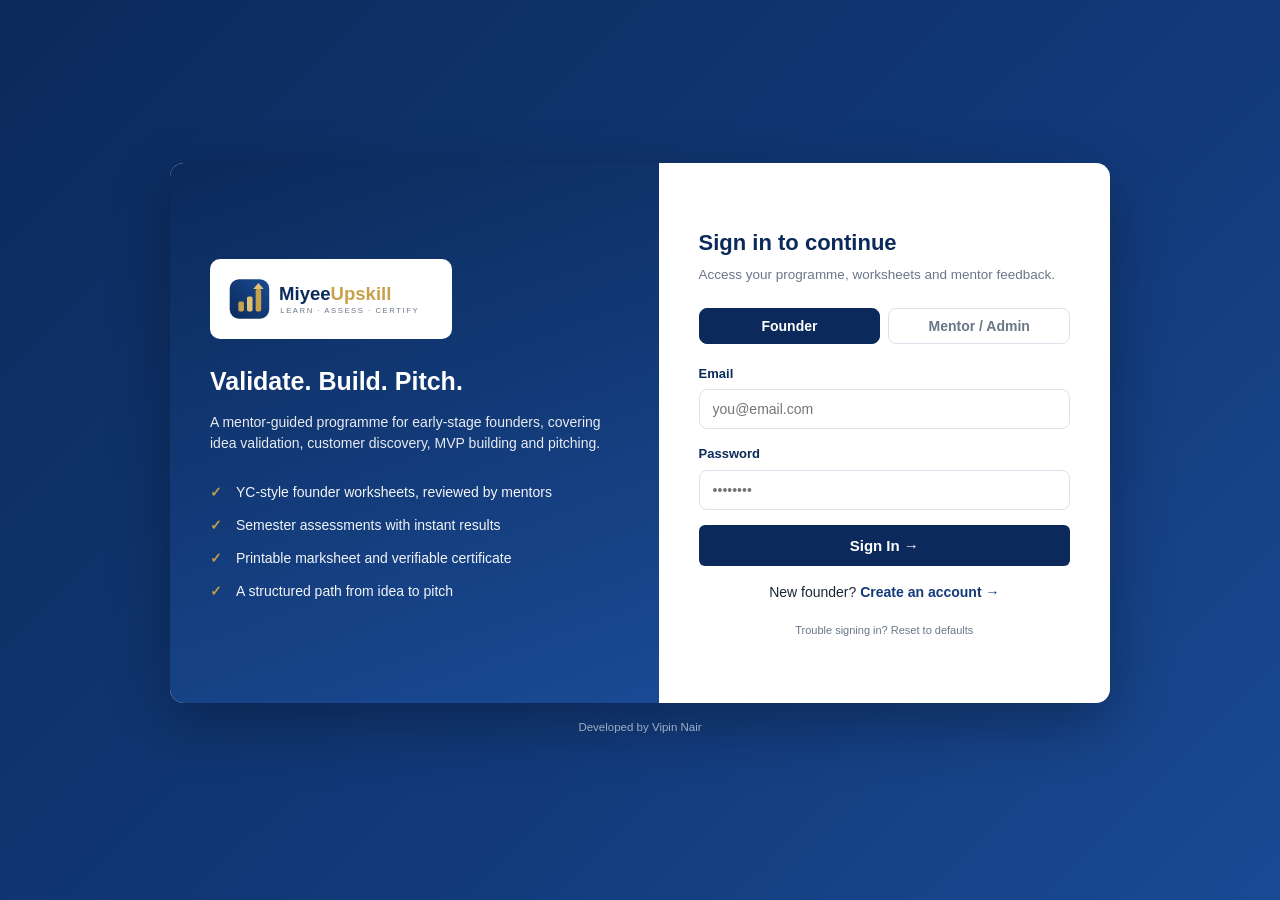
<file: index.html>
<!DOCTYPE html>
<html lang="en">
<head>
<meta charset="UTF-8">
<meta name="viewport" content="width=device-width, initial-scale=1.0">
<title>MiyeeUpskill - Learn, Assess, Certify</title>
<link rel="icon" type="image/svg+xml" href="data:image/svg+xml;utf8,%3Csvg%20xmlns%3D%22http%3A//www.w3.org/2000/svg%22%20viewBox%3D%220%200%2064%2064%22%3E%0A%3Crect%20width%3D%2264%22%20height%3D%2264%22%20rx%3D%2214%22%20fill%3D%22%230b2a5b%22/%3E%0A%3Crect%20x%3D%2214%22%20y%3D%2238%22%20width%3D%228%22%20height%3D%2214%22%20rx%3D%222%22%20fill%3D%22%23c8a24a%22/%3E%0A%3Crect%20x%3D%2228%22%20y%3D%2230%22%20width%3D%228%22%20height%3D%2222%22%20rx%3D%222%22%20fill%3D%22%23e0c070%22/%3E%0A%3Crect%20x%3D%2242%22%20y%3D%2220%22%20width%3D%228%22%20height%3D%2232%22%20rx%3D%222%22%20fill%3D%22%23c8a24a%22/%3E%0A%3Cpath%20d%3D%22M38%2020%20l8%20-10%20l8%2010%20z%22%20fill%3D%22%23e0c070%22/%3E%0A%3C/svg%3E">
<style>
:root{
  --jgu-navy:#0b2a5b;--jgu-blue:#123a7a;--jgu-accent:#c8a24a;--jgu-gold:#c8a24a;
  --jgu-sky:#82c8de;--jgu-light:#f4f7fb;--jgu-red:#8b1e2d;--text:#1c2733;
  --muted:#6a7788;--border:#dbe2ec;--ok:#1f8a4c;--warn:#c0392b;
}
*{box-sizing:border-box;margin:0;padding:0}
body{font-family:'Segoe UI',Roboto,Helvetica,Arial,sans-serif;background:var(--jgu-light);color:var(--text);line-height:1.5}
img{max-width:100%}
button{font-family:inherit;cursor:pointer;border:none;font-size:14px}
input,select,textarea{font-family:inherit}
.hidden{display:none!important}
a{color:var(--jgu-blue);cursor:pointer}

.topbar{background:#fff;border-bottom:3px solid var(--jgu-accent);box-shadow:0 2px 8px rgba(0,0,0,.06);position:sticky;top:0;z-index:50}
.topbar-inner{max-width:1240px;margin:0 auto;display:flex;align-items:center;justify-content:space-between;padding:10px 20px;gap:16px}
.brand{display:flex;align-items:center;gap:12px}
.brand img{height:46px}
.brand-txt{font-size:12px;color:var(--muted);border-left:2px solid var(--border);padding-left:12px;line-height:1.3}
.brand-txt b{color:var(--jgu-navy);font-size:14px;display:block}
.nav-user{display:flex;align-items:center;gap:14px;font-size:14px}
.avatar{width:38px;height:38px;border-radius:50%;background:var(--jgu-navy);color:#fff;display:flex;align-items:center;justify-content:center;font-weight:600}
.btn{background:var(--jgu-navy);color:#fff;padding:9px 18px;border-radius:6px;font-weight:600;transition:.15s}
.btn:hover{background:var(--jgu-blue)}
.btn-gold{background:var(--jgu-accent);color:#1c2733}
.btn-gold:hover{filter:brightness(1.05)}
.btn-ghost{background:transparent;color:var(--jgu-navy);border:1.5px solid var(--jgu-navy)}
.btn-ghost:hover{background:var(--jgu-navy);color:#fff}
.btn-danger{background:#fff;color:var(--warn);border:1.5px solid var(--warn)}
.btn-danger:hover{background:var(--warn);color:#fff}
.btn-sm{padding:6px 12px;font-size:13px}
.btn:disabled{opacity:.5;cursor:not-allowed}

.login-wrap{min-height:100vh;display:flex;flex-direction:column;align-items:center;justify-content:center;background:linear-gradient(135deg,var(--jgu-navy),var(--jgu-blue) 60%,#1a4a94);padding:20px}
.login-card{background:#fff;border-radius:14px;box-shadow:0 20px 60px rgba(0,0,0,.3);width:100%;max-width:940px;display:flex;overflow:hidden;min-height:540px}
.login-left{flex:1.1;background:linear-gradient(160deg,var(--jgu-navy),#1a4a94);color:#fff;padding:44px 40px;display:flex;flex-direction:column;justify-content:center}
.login-left .lg-logo{background:#fff;padding:14px 16px;border-radius:10px;display:inline-block;margin-bottom:26px;align-self:flex-start}
.login-left .lg-logo img{height:52px;display:block}
.login-left h1{font-size:25px;line-height:1.3;margin-bottom:14px}
.login-left p{opacity:.9;font-size:14px;margin-bottom:22px}
.login-left ul{list-style:none;font-size:14px;opacity:.95}
.login-left ul li{padding:6px 0 6px 26px;position:relative}
.login-left ul li:before{content:"\2713";position:absolute;left:0;color:var(--jgu-accent);font-weight:700}
.login-right{flex:1;padding:40px;display:flex;flex-direction:column;justify-content:center}
.login-right h2{color:var(--jgu-navy);font-size:22px;margin-bottom:6px}
.login-right .sub{color:var(--muted);font-size:13.5px;margin-bottom:22px}
.field{margin-bottom:15px}
.field label{display:block;font-size:13px;font-weight:600;color:var(--jgu-navy);margin-bottom:6px}
.field input,.field select,.field textarea{width:100%;padding:11px 13px;border:1.5px solid var(--border);border-radius:8px;font-size:14px}
.field input:focus,.field select:focus,.field textarea:focus{outline:none;border-color:var(--jgu-blue)}
.field.row2{display:grid;grid-template-columns:1fr 1fr;gap:14px}
.role-tabs{display:flex;gap:8px;margin-bottom:20px}
.role-tabs button{flex:1;padding:9px;border:1.5px solid var(--border);background:#fff;border-radius:8px;font-weight:600;color:var(--muted)}
.role-tabs button.active{border-color:var(--jgu-navy);background:var(--jgu-navy);color:#fff}
.hint{font-size:12px;color:var(--muted);margin-top:14px;text-align:center;background:var(--jgu-light);padding:10px;border-radius:8px}
.err{color:var(--warn);font-size:13px;margin-top:10px;font-weight:600}

.app-shell{max-width:1240px;margin:0 auto;padding:24px 20px 60px}
.page-head{display:flex;align-items:center;justify-content:space-between;margin-bottom:20px;flex-wrap:wrap;gap:12px}
.page-head h1{color:var(--jgu-navy);font-size:23px}
.crumb{font-size:13px;color:var(--muted);margin-bottom:4px}
.crumb a:hover{text-decoration:underline}
.stat-row{display:grid;grid-template-columns:repeat(4,1fr);gap:16px;margin-bottom:26px}
.stat{background:#fff;border-radius:12px;padding:18px 20px;border:1px solid var(--border);border-top:3px solid var(--jgu-accent)}
.stat .n{font-size:26px;font-weight:700;color:var(--jgu-navy)}
.stat .l{font-size:13px;color:var(--muted);margin-top:2px}

.card{background:#fff;border-radius:12px;border:1px solid var(--border);overflow:hidden}
.card-h{padding:16px 20px;border-bottom:1px solid var(--border);font-weight:700;color:var(--jgu-navy);display:flex;justify-content:space-between;align-items:center}
.card-b{padding:20px}

.course-grid{display:grid;grid-template-columns:repeat(auto-fill,minmax(300px,1fr));gap:20px}
.course-card{background:#fff;border-radius:12px;border:1px solid var(--border);overflow:hidden;transition:.18s;display:flex;flex-direction:column}
.course-card:hover{transform:translateY(-3px);box-shadow:0 12px 30px rgba(11,42,91,.12)}
.course-banner{height:120px;background:linear-gradient(135deg,var(--jgu-navy),#1a4a94);color:#fff;padding:18px;display:flex;flex-direction:column;justify-content:space-between}
.course-banner .tag{align-self:flex-start;background:rgba(255,255,255,.18);padding:3px 10px;border-radius:20px;font-size:11px;font-weight:600}
.course-banner h3{font-size:16px;line-height:1.3}
.course-body{padding:16px 18px;flex:1;display:flex;flex-direction:column}
.course-meta{font-size:12.5px;color:var(--muted);margin-bottom:12px;display:flex;gap:14px;flex-wrap:wrap}
.progress-bar{height:8px;background:var(--jgu-light);border-radius:20px;overflow:hidden;margin-bottom:6px}
.progress-bar i{display:block;height:100%;background:linear-gradient(90deg,var(--jgu-accent),#e0c070);border-radius:20px}
.computed-out{font-size:20px;font-weight:700;color:var(--jgu-navy);background:var(--jgu-light);border:1.5px dashed var(--border);border-radius:8px;padding:10px 14px;display:inline-block;min-width:120px}
.computed-out.good{color:#1f8a4c;border-color:#1f8a4c;background:#eef7f0}
.computed-out.ok{color:#b7791f;border-color:#d9b45f;background:#fef8ec}
.computed-out.bad{color:#c0392b;border-color:#e0a99f;background:#fdecea}
.progress-lbl{font-size:12px;color:var(--muted);margin-bottom:14px;display:flex;justify-content:space-between}
.course-body .btn{margin-top:auto;text-align:center}

.two-col{display:grid;grid-template-columns:1fr 320px;gap:24px;align-items:start}
.module{border:1px solid var(--border);border-radius:10px;margin-bottom:14px;overflow:hidden}
.module-h{background:var(--jgu-light);padding:14px 18px;font-weight:700;color:var(--jgu-navy);display:flex;justify-content:space-between;align-items:center}
.module-h .mstat{font-size:12px;font-weight:600;color:var(--muted)}
.lesson{padding:12px 18px;border-top:1px solid var(--border);display:flex;align-items:center;gap:12px;cursor:pointer}
.lesson:hover{background:#fafbfd}
.lesson .ic{width:30px;height:30px;border-radius:50%;background:var(--jgu-light);display:flex;align-items:center;justify-content:center;font-size:14px;flex-shrink:0}
.lesson.done .ic{background:var(--ok);color:#fff}
.lesson .lt{flex:1}.lesson .lt b{font-size:14px;display:block}.lesson .lt span{font-size:12px;color:var(--muted)}
.lesson .lk{font-size:12px;color:var(--jgu-blue);font-weight:600}

.side-card{background:#fff;border:1px solid var(--border);border-radius:12px;padding:20px;margin-bottom:20px;position:sticky;top:90px}
.side-card h4{color:var(--jgu-navy);font-size:15px;margin-bottom:14px}
.side-stat{display:flex;justify-content:space-between;font-size:13.5px;padding:7px 0;border-bottom:1px dashed var(--border)}
.side-stat:last-of-type{border:none}

.viewer{background:#fff;border:1px solid var(--border);border-radius:12px;overflow:hidden}
.video-ph{background:#0b1220;aspect-ratio:16/9;display:flex;flex-direction:column;align-items:center;justify-content:center;color:#fff;gap:14px}
.play-btn{width:70px;height:70px;border-radius:50%;background:var(--jgu-accent);display:flex;align-items:center;justify-content:center;font-size:26px;color:#1c2733;cursor:pointer}
.video-ph video,.video-ph iframe{width:100%;height:100%;border:none}
.vwrap{position:relative;width:100%;aspect-ratio:16/9;background:#000}
.vwrap video,.vwrap iframe{position:absolute;inset:0;width:100%;height:100%;border:none}
.lesson-body{padding:26px 30px}
.lesson-body h2{color:var(--jgu-navy);margin-bottom:14px}
.lesson-body p{margin-bottom:14px;color:#334}
.lesson-nav{display:flex;justify-content:space-between;padding:20px 30px;border-top:1px solid var(--border)}

.quiz-head{background:linear-gradient(135deg,var(--jgu-navy),#1a4a94);color:#fff;border-radius:12px;padding:24px 28px;margin-bottom:22px;display:flex;justify-content:space-between;align-items:center;flex-wrap:wrap;gap:16px}
.quiz-head h1{font-size:22px;margin-bottom:4px}.quiz-head .qmeta{font-size:13px;opacity:.9}
.timer{background:rgba(255,255,255,.15);padding:10px 20px;border-radius:10px;text-align:center}
.timer .t{font-size:24px;font-weight:700;font-variant-numeric:tabular-nums}.timer .l{font-size:11px;opacity:.85}
.timer.warn{background:var(--jgu-red)}
.q-card{background:#fff;border:1px solid var(--border);border-radius:12px;padding:24px 28px;margin-bottom:18px}
.q-num{font-size:12px;font-weight:700;color:var(--jgu-accent);letter-spacing:.5px}
.q-text{font-size:16px;font-weight:600;margin:6px 0 18px}
.opt{display:flex;align-items:center;gap:12px;padding:13px 16px;border:1.5px solid var(--border);border-radius:9px;margin-bottom:10px;cursor:pointer;transition:.12s}
.opt:hover{border-color:var(--jgu-blue);background:#fafbff}
.opt.sel{border-color:var(--jgu-navy);background:#eef3fb}
.opt .radio{width:20px;height:20px;border:2px solid var(--muted);border-radius:50%;flex-shrink:0;position:relative}
.opt.sel .radio{border-color:var(--jgu-navy)}
.opt.sel .radio:after{content:"";position:absolute;inset:3px;background:var(--jgu-navy);border-radius:50%}
.opt .ol{font-weight:700;color:var(--muted);width:20px}
.quiz-foot{display:flex;justify-content:space-between;align-items:center;background:#fff;border:1px solid var(--border);border-radius:12px;padding:18px 24px;position:sticky;bottom:16px;box-shadow:0 -4px 14px rgba(0,0,0,.05)}
.q-palette{display:flex;gap:8px;flex-wrap:wrap}
.q-palette button{width:34px;height:34px;border-radius:7px;border:1.5px solid var(--border);background:#fff;font-weight:600;font-size:13px}
.q-palette button.answered{background:var(--ok);color:#fff;border-color:var(--ok)}
.q-palette button.current{border-color:var(--jgu-navy);border-width:2px}

.result-hero{text-align:center;padding:30px;background:#fff;border:1px solid var(--border);border-radius:12px;margin-bottom:24px}
.result-hero .badge{width:90px;height:90px;border-radius:50%;margin:0 auto 16px;display:flex;align-items:center;justify-content:center;font-size:42px}
.badge.pass{background:#e8f6ee;color:var(--ok)}.badge.fail{background:#fdecea;color:var(--warn)}
.result-hero h1{color:var(--jgu-navy);font-size:26px}
.score-big{font-size:46px;font-weight:800;color:var(--jgu-navy);margin:6px 0}
.result-stats{display:grid;grid-template-columns:repeat(4,1fr);gap:14px;margin-top:20px}
.result-stats .rs{background:var(--jgu-light);border-radius:10px;padding:14px}
.result-stats .rs .n{font-size:22px;font-weight:700;color:var(--jgu-navy)}.result-stats .rs .l{font-size:12px;color:var(--muted)}

.sheet{background:#fff;border:1px solid var(--border);max-width:820px;margin:0 auto}
.sheet-head{border-bottom:3px double var(--jgu-navy);padding:26px 40px;display:flex;align-items:center;gap:20px}
.sheet-head img{height:64px}.sheet-head .sh-txt h2{color:var(--jgu-navy);font-size:20px}.sheet-head .sh-txt p{font-size:12.5px;color:var(--muted)}
.sheet-title{text-align:center;padding:16px;background:var(--jgu-navy);color:#fff;font-size:16px;font-weight:700;letter-spacing:1px}
.sheet-body{padding:30px 40px}
.info-grid{display:grid;grid-template-columns:1fr 1fr;gap:10px 30px;margin-bottom:24px;font-size:14px}
.info-grid .r{display:flex;justify-content:space-between;border-bottom:1px dotted var(--border);padding:6px 0}
.info-grid .r b{color:var(--jgu-navy)}
table.marks{width:100%;border-collapse:collapse;font-size:13.5px}
table.marks th{background:var(--jgu-navy);color:#fff;padding:10px 12px;text-align:left}
table.marks td{padding:9px 12px;border:1px solid var(--border)}
table.marks tr:nth-child(even){background:var(--jgu-light)}
table.marks tfoot td{font-weight:700;background:#eef3fb}
.grade-pill{display:inline-block;padding:2px 10px;border-radius:20px;font-size:12px;font-weight:700;color:#fff}
.sheet-foot{padding:24px 40px;display:flex;justify-content:space-between;align-items:flex-end;font-size:12px;color:var(--muted)}
.sign{text-align:center}.sign .line{border-top:1.5px solid var(--text);width:170px;margin-bottom:5px;padding-top:5px}

.cert-pages{display:flex;gap:24px;justify-content:center;flex-wrap:wrap}
.cert-page{background:#fff;width:520px;min-height:720px;position:relative;padding:0;border:1px solid #cfd6e0;box-shadow:0 8px 30px rgba(0,0,0,.10)}
.cert-inner{padding:40px 46px;text-align:center;position:relative;height:100%}
.cert-toprow{display:flex;justify-content:space-between;align-items:flex-start;margin-bottom:18px}
.cert-logobox{flex:1;text-align:center;padding-top:6px}
.cert-logobox img{height:90px}
.cert-photo{width:110px;height:130px;border:1.5px solid #222;display:flex;align-items:center;justify-content:center;font-size:11px;font-weight:700;color:#555;text-align:center;line-height:1.4;flex-shrink:0;overflow:hidden}
.cert-photo img{width:100%;height:100%;object-fit:cover}
.cert-body p{font-size:13.5px;font-weight:700;line-height:1.5;margin-bottom:12px}
.cert-field{font-family:Georgia,serif;font-size:22px;font-weight:700;color:#0b2a5b;margin:6px 0 12px;letter-spacing:.5px}
.cert-field.big{font-size:24px}
.cert-uni-name{font-size:15px;font-weight:700;color:#0b2a5b;line-height:1.4;margin:6px 0 12px}
.cert-witness{font-size:12.5px;font-weight:700;line-height:1.55;margin-top:22px}
.cert-signs{display:flex;justify-content:space-around;margin-top:40px;padding:0 4px;gap:12px;align-items:flex-end}
.cert-signs .s{min-width:110px;max-width:150px;text-align:center}
.cert-signs .sig-img{height:40px;display:flex;align-items:flex-end;justify-content:center;margin-bottom:3px}
.cert-signs .sig-img img{max-height:40px;max-width:130px}
.cert-signs .s .name{font-style:italic;font-size:13px;border-top:1px solid #333;padding-top:5px}
.cert-back{text-align:left;padding-top:70px}
.cert-back ol{margin:0 0 24px 20px;font-size:14px;line-height:2}
.cert-back ol li{font-weight:700;padding-left:6px}
.cert-back ol li span{font-weight:400;color:#333}
.cert-idblock{font-size:14px;font-weight:700;line-height:1.7;margin-top:10px}
.cert-idblock span{font-weight:400;color:#333;display:block;margin-top:6px;border-bottom:1px dotted #999;min-height:22px}
.cert-verify{position:absolute;bottom:24px;left:46px;right:46px;font-size:10.5px;color:var(--muted);letter-spacing:.5px;text-align:center;border-top:1px solid var(--border);padding-top:10px}

.action-bar{display:flex;gap:12px;justify-content:center;margin:24px 0;flex-wrap:wrap}
.demo-note{max-width:1064px;margin:0 auto 18px;background:#eef7f0;border:1px solid #cfe6d6;border-radius:8px;padding:12px 16px;font-size:12.5px;color:#25603f}

.tabs{display:flex;gap:4px;border-bottom:2px solid var(--border);margin-bottom:22px;flex-wrap:wrap}
.tabs button{padding:11px 18px;background:none;font-weight:600;color:var(--muted);border-bottom:3px solid transparent;margin-bottom:-2px}
.tabs button.active{color:var(--jgu-navy);border-bottom-color:var(--jgu-accent)}
table.data{width:100%;border-collapse:collapse;background:#fff;font-size:13.5px}
table.data th{background:var(--jgu-light);color:var(--jgu-navy);padding:12px 14px;text-align:left;font-size:12.5px;border-bottom:2px solid var(--border)}
table.data td{padding:11px 14px;border-bottom:1px solid var(--border);vertical-align:middle}
table.data tr:hover td{background:#fafbfd}
.pill{display:inline-block;padding:3px 11px;border-radius:20px;font-size:11.5px;font-weight:600}
.pill.green{background:#e8f6ee;color:var(--ok)}.pill.amber{background:#fef6e0;color:#b7791f}
.pill.red{background:#fdecea;color:var(--warn)}.pill.blue{background:#e8f0fc;color:var(--jgu-blue)}
.pill.gray{background:#eef1f5;color:var(--muted)}

.modal-bg{position:fixed;inset:0;background:rgba(11,26,45,.55);display:flex;align-items:flex-start;justify-content:center;z-index:100;padding:40px 20px;overflow-y:auto}
.modal{background:#fff;border-radius:14px;width:100%;max-width:640px;box-shadow:0 30px 80px rgba(0,0,0,.35)}
.modal.wide{max-width:820px}
.modal-h{padding:18px 24px;border-bottom:1px solid var(--border);display:flex;justify-content:space-between;align-items:center}
.modal-h h3{color:var(--jgu-navy);font-size:18px}
.modal-h .x{background:none;font-size:24px;color:var(--muted);line-height:1}
.modal-b{padding:24px;max-height:65vh;overflow-y:auto}
.modal-f{padding:16px 24px;border-top:1px solid var(--border);display:flex;justify-content:flex-end;gap:10px}

.mini-toolbar{display:flex;gap:10px;margin-bottom:16px;flex-wrap:wrap;align-items:center}
.search-box{flex:1;min-width:200px;padding:9px 13px;border:1.5px solid var(--border);border-radius:8px;font-size:14px}
.empty{text-align:center;padding:50px 20px;color:var(--muted)}
.empty .big{font-size:40px;margin-bottom:10px}
.q-editor{border:1px solid var(--border);border-radius:10px;padding:16px;margin-bottom:14px;background:#fafbfd}
.q-editor .qh{display:flex;justify-content:space-between;align-items:center;margin-bottom:10px}
.q-editor .qh b{color:var(--jgu-navy)}
.opt-edit{display:flex;align-items:center;gap:10px;margin-bottom:8px}
.opt-edit input[type=text]{flex:1;padding:8px 11px;border:1.5px solid var(--border);border-radius:7px}
.opt-edit label{font-size:12px;color:var(--muted);display:flex;align-items:center;gap:5px;white-space:nowrap}
.badge-correct{background:var(--ok);color:#fff;font-size:11px;padding:2px 8px;border-radius:20px;font-weight:600}
.mod-edit{border:1px solid var(--border);border-radius:10px;margin-bottom:14px;overflow:hidden}
.mod-edit-h{background:var(--jgu-light);padding:12px 16px;display:flex;justify-content:space-between;align-items:center;gap:10px}
.mod-edit-h input{flex:1;padding:7px 10px;border:1.5px solid var(--border);border-radius:6px;font-weight:600}
.les-row{padding:10px 16px;border-top:1px solid var(--border);display:flex;gap:10px;align-items:center}
.les-row .li{flex:1}
.les-row .li b{font-size:13.5px}.les-row .li span{font-size:12px;color:var(--muted)}

.toast{position:fixed;bottom:24px;right:24px;background:var(--jgu-navy);color:#fff;padding:14px 22px;border-radius:10px;box-shadow:0 8px 30px rgba(0,0,0,.25);z-index:200;font-size:14px;opacity:0;transform:translateY(20px);transition:.3s}
.dev-credit{text-align:center;padding:20px 0 8px;font-size:11px;color:var(--muted)}
.toast.show{opacity:1;transform:translateY(0)}
.toast.err{background:var(--warn)}

@media(max-width:900px){
  .two-col{grid-template-columns:1fr}
  .stat-row,.result-stats{grid-template-columns:repeat(2,1fr)}
  .login-left{display:none}.brand-txt{display:none}
  .info-grid,.field.row2{grid-template-columns:1fr}
  .side-card{position:static}
}
@media print{
  body{background:#fff}
  .topbar,.action-bar,.no-print,.demo-note{display:none!important}
  .app-shell{padding:0;max-width:100%}
  .sheet{border:none;box-shadow:none;margin:0}
  .cert-pages{display:block}
  .cert-page{width:100%;min-height:auto;border:none;box-shadow:none;page-break-after:always}
  .cert-page:last-child{page-break-after:auto}
  @page{margin:14mm}
}
</style>
</head>
<body>
<div id="app"></div>
<div id="modal-root"></div>
<div id="toast" class="toast"></div>
<script>
const LOGO="data:image/svg+xml;utf8,%3Csvg%20xmlns%3D%22http%3A//www.w3.org/2000/svg%22%20viewBox%3D%220%200%20340%2084%22%3E%0A%3Cdefs%3E%3ClinearGradient%20id%3D%22g2%22%20x1%3D%220%22%20y1%3D%221%22%20x2%3D%221%22%20y2%3D%220%22%3E%0A%3Cstop%20offset%3D%220%22%20stop-color%3D%22%230b2a5b%22/%3E%3Cstop%20offset%3D%221%22%20stop-color%3D%22%231a4a94%22/%3E%3C/linearGradient%3E%3C/defs%3E%0A%3Crect%20x%3D%226%22%20y%3D%2210%22%20width%3D%2264%22%20height%3D%2264%22%20rx%3D%2215%22%20fill%3D%22url%28%23g2%29%22/%3E%0A%3Crect%20x%3D%2220%22%20y%3D%2246%22%20width%3D%229%22%20height%3D%2216%22%20rx%3D%222.5%22%20fill%3D%22%23c8a24a%22/%3E%0A%3Crect%20x%3D%2234%22%20y%3D%2238%22%20width%3D%229%22%20height%3D%2224%22%20rx%3D%222.5%22%20fill%3D%22%23e0c070%22/%3E%0A%3Crect%20x%3D%2248%22%20y%3D%2226%22%20width%3D%229%22%20height%3D%2236%22%20rx%3D%222.5%22%20fill%3D%22%23c8a24a%22/%3E%0A%3Cpath%20d%3D%22M44%2026%20l8.5%20-10%20l8.5%2010%20z%22%20fill%3D%22%23e0c070%22/%3E%0A%3Ctext%20x%3D%2286%22%20y%3D%2244%22%20font-family%3D%22Segoe%20UI%2CArial%2Csans-serif%22%20font-size%3D%2230%22%20font-weight%3D%22700%22%20fill%3D%22%230b2a5b%22%3EMiyee%3Ctspan%20fill%3D%22%23c8a24a%22%3EUpskill%3C/tspan%3E%3C/text%3E%0A%3Ctext%20x%3D%2288%22%20y%3D%2264%22%20font-family%3D%22Segoe%20UI%2CArial%2Csans-serif%22%20font-size%3D%2212.5%22%20letter-spacing%3D%222.5%22%20fill%3D%22%236a7788%22%3ELEARN%20%C2%B7%20ASSESS%20%C2%B7%20CERTIFY%3C/text%3E%0A%3C/svg%3E";
const CERT_LOGO="data:image/svg+xml;utf8,%3Csvg%20xmlns%3D%22http%3A//www.w3.org/2000/svg%22%20viewBox%3D%220%200%20120%20120%22%3E%0A%3Cdefs%3E%3ClinearGradient%20id%3D%22g3%22%20x1%3D%220%22%20y1%3D%221%22%20x2%3D%221%22%20y2%3D%220%22%3E%0A%3Cstop%20offset%3D%220%22%20stop-color%3D%22%230b2a5b%22/%3E%3Cstop%20offset%3D%221%22%20stop-color%3D%22%231a4a94%22/%3E%3C/linearGradient%3E%3C/defs%3E%0A%3Ccircle%20cx%3D%2260%22%20cy%3D%2260%22%20r%3D%2256%22%20fill%3D%22none%22%20stroke%3D%22%23c8a24a%22%20stroke-width%3D%223%22/%3E%0A%3Ccircle%20cx%3D%2260%22%20cy%3D%2260%22%20r%3D%2248%22%20fill%3D%22url%28%23g3%29%22/%3E%0A%3Crect%20x%3D%2242%22%20y%3D%2264%22%20width%3D%228%22%20height%3D%2216%22%20rx%3D%222%22%20fill%3D%22%23c8a24a%22/%3E%0A%3Crect%20x%3D%2256%22%20y%3D%2254%22%20width%3D%228%22%20height%3D%2226%22%20rx%3D%222%22%20fill%3D%22%23e0c070%22/%3E%0A%3Crect%20x%3D%2270%22%20y%3D%2242%22%20width%3D%228%22%20height%3D%2238%22%20rx%3D%222%22%20fill%3D%22%23c8a24a%22/%3E%0A%3Cpath%20d%3D%22M66%2042%20l8%20-10%20l8%2010%20z%22%20fill%3D%22%23e0c070%22/%3E%0A%3Ctext%20x%3D%2260%22%20y%3D%22104%22%20text-anchor%3D%22middle%22%20font-family%3D%22Georgia%2Cserif%22%20font-size%3D%2211%22%20font-weight%3D%22700%22%20fill%3D%22%230b2a5b%22%3EMIYEE%3C/text%3E%0A%3C/svg%3E";
</script>
<script>
/* ============================================================
   STORAGE ENGINE, persists to localStorage (survives reload)
   ============================================================ */
const SK = "miyeeupskill_lms_v1";
const SCHEMA_VERSION = 3;

function loadDB(){
  try{ const raw=localStorage.getItem(SK); if(raw) return migrateDB(JSON.parse(raw)); }catch(e){ console.warn('loadDB failed',e); }
  return null;
}

/* Schema migration, keeps old saved data working when new fields are added */
function migrateDB(db){
  if(!db || typeof db!=='object') return null;
  db._v = db._v || 1;
  // default containers
  db.settings = db.settings || {};
  db.admins = Array.isArray(db.admins)?db.admins:[];
  db.students = Array.isArray(db.students)?db.students:[];
  db.courses = Array.isArray(db.courses)?db.courses:[];
  db.progress = db.progress || {};
  db.attempts = db.attempts || {};
  db.worksheets = db.worksheets || {};
  db.wsDrafts = db.wsDrafts || {};
  // v1 -> v2: add grading scale, cert toggles, defaults, audit log
  const S0 = db.settings;
  if(S0.gradeScale===undefined) S0.gradeScale = { A:80, B:70, C:60, D:50 };
  if(S0.showPhoto===undefined) S0.showPhoto = true;
  if(S0.showGovId===undefined) S0.showGovId = true;
  if(S0.showVerify===undefined) S0.showVerify = true;
  if(S0.defaultPassMark===undefined) S0.defaultPassMark = 50;
  if(S0.defaultNeg===undefined) S0.defaultNeg = 0;
  if(S0.certPrefix===undefined) S0.certPrefix = "MU";
  if(S0.signCount===undefined) S0.signCount = 3;
  if(S0.sigImg1===undefined) S0.sigImg1 = "";
  if(S0.sigImg2===undefined) S0.sigImg2 = "";
  if(S0.sigImg3===undefined) S0.sigImg3 = "";
  if(S0.allowSignup===undefined) S0.allowSignup = true;
  if(S0.universityName===undefined) S0.universityName = "MIYEEUPSKILL";
  if(S0.universitySub===undefined) S0.universitySub = "Professional Skilling · Learn · Assess · Certify";
  if(S0.sign1===undefined) S0.sign1="Course Director";
  if(S0.sign2===undefined) S0.sign2="Head of Assessments";
  if(S0.sign3===undefined) S0.sign3="Founder & CEO";
  if(S0.verifyUrl===undefined) S0.verifyUrl="verify.miyeeupskill.com";
  // ensure per-question marks defaults on all questions
  db.courses.forEach(c=>{
    // v2->v3: wrap flat course (modules+assessment) into semesters[]
    if(!Array.isArray(c.semesters)){
      c.semesters = [{
        id: (c.id||'c')+'_s1',
        name: 'Semester 1',
        modules: Array.isArray(c.modules)?c.modules:[],
        assessment: c.assessment || {title:'Semester 1 Assessment',passMark:(db.settings.defaultPassMark||50),durationMins:20,questions:[]}
      }];
    }
    // normalise each semester
    c.semesters.forEach((sem,si)=>{
      if(!sem.id) sem.id=(c.id||'c')+'_s'+(si+1);
      if(!sem.name) sem.name='Semester '+(si+1);
      if(!Array.isArray(sem.modules)) sem.modules=[];
      if(!sem.assessment) sem.assessment={title:sem.name+' Assessment',passMark:(db.settings.defaultPassMark||50),durationMins:20,questions:[]};
      if(!Array.isArray(sem.assessment.questions)) sem.assessment.questions=[];
      sem.assessment.questions.forEach(q=>{ if(q.marks==null) q.marks=1; if(q.neg==null) q.neg=0; });
      sem.modules.forEach(m=>(m.lessons||[]).forEach(l=>{ if(l.video==null) l.video=""; }));
    });
    // keep legacy fields for any old refs but they are no longer primary
  });
  db.students.forEach(s=>{ if(!Array.isArray(s.enrolled)) s.enrolled=[]; if(s.photo==null) s.photo=""; });
  db._v = SCHEMA_VERSION;
  return db;
}

/* Robust save with quota detection; returns true/false */
function saveDB(silent){
  try{
    localStorage.setItem(SK, JSON.stringify(DB));
    return true;
  }catch(e){
    const quota = e && (e.name==='QuotaExceededError' || e.code===22 || e.code===1014 || /quota/i.test(e.message||''));
    if(!silent) toast(quota?'⚠ Storage is full, export a backup then remove large photos/videos':'Storage blocked (try a normal browser window)','err');
    return false;
  }
}

/* Storage usage estimate (localStorage cap is ~5MB in most browsers) */
function storageUsage(){
  let bytes=0;
  try{ const raw=localStorage.getItem(SK)||''; bytes = new Blob([raw]).size; }catch(e){}
  const cap = 5*1024*1024; // ~5MB typical
  return { bytes, cap, pct: Math.min(100, Math.round(bytes/cap*100)), kb:(bytes/1024).toFixed(0) };
}

/* ---------- SEED DATA (first run only) ---------- */
function seedDB(){
  return {
    settings:{
      universityName:"MIYEEUPSKILL",
      universitySub:"Professional Skilling · Learn · Assess · Certify",
      sign1:"Course Director", sign2:"Head of Assessments", sign3:"Founder & CEO",
      verifyUrl:"verify.miyeeupskill.com",
      gradeScale:{ A:80, B:70, C:60, D:50 },
      showPhoto:true, showGovId:true, showVerify:true,
      defaultPassMark:50, defaultNeg:0, certPrefix:"MU",
      signCount:3, sigImg1:"", sigImg2:"", sigImg3:"", allowSignup:true
    },
    admins:[ {email:"admin@miyeeupskill.com", pass:"admin123", name:"MiyeeUpskill Admin"} ],
    students:[
      {id:"MU-25-1001", name:"Rahul Nair", email:"rahul@student.miyee.com", pass:"MU_Fdr_3081", phone:"9876500001", govId:"ABCDE1234F", photo:"", admitDate:"01 April 2025", enrolled:["startup"]},
      {id:"MU-25-1002", name:"Sneha Patel", email:"sneha@student.miyee.com", pass:"MU_Fdr_5714", phone:"9876500002", govId:"BXYZP5678K", photo:"", admitDate:"01 April 2025", enrolled:["startup"]}
    ],
    courses:[
      {
        id:"startup", title:"Startup Mentorship Programme", tag:"Founder Track",
        school:"MiyeeUpskill Startup Studio",
        duration:"12 Weeks", credits:10, level:"Founder / Early-Stage",
        desc:"A hands-on, mentor-guided programme for early-stage founders covering idea validation, customer discovery, MVP building, core startup skills, and pitching, modelled on the worksheets and frameworks used by leading startup accelerators. Founders complete structured worksheets that mentors review and give feedback on throughout the journey.",
        semesters:[{ id:"su_s1", name:"Semester 1: Idea Validation & Customer Discovery", modules:[
          {id:"su_m1", name:"Finding a Real Problem", lessons:[
            {id:"su_l1", title:"Why Most Startups Fail: The Validation Problem", type:"video", mins:20, video:"", body:"Explore common startup failure patterns and why building without validation is the single biggest cause of failure. Learn the build-measure-learn mindset used by top accelerators."},
            {id:"su_l2", title:"Identifying Problem-Worthy Ideas", type:"video", mins:22, video:"", body:"Frameworks for spotting problems worth solving: personal pain points, market pull, and the difference between a vitamin and a painkiller."},
            {id:"su_w1", title:"Worksheet: Problem Statement Canvas", type:"worksheet", mins:30, video:"", body:"Define the core problem your startup addresses. Be specific and avoid describing your solution here, focus only on the problem.", fields:[
        {label:"Who experiences this problem? (target customer)", hint:"Be specific: role, context, demographics", rows:2},
        {label:"What is the problem, in the customer's own words?", hint:"Describe the pain, not your solution", rows:3},
        {label:"How do they currently solve or work around this problem?", hint:"Existing alternatives, including doing nothing", rows:3},
        {label:"How often does this problem occur, and how painful is it (1-10)?", hint:"Frequency and intensity", rows:2},
        {label:"What evidence do you have that this problem is real?", hint:"Conversations, data, personal experience", rows:3}
      ]}
          ]},
          {id:"su_m2", name:"Customer Discovery", lessons:[
            {id:"su_l3", title:"The Mom Test: How to Talk to Customers", type:"video", mins:24, video:"", body:"Learn the Mom Test methodology: how to ask questions that get honest answers instead of polite lies, even from people who love you."},
            {id:"su_l4", title:"Running Your First 10 Customer Interviews", type:"video", mins:22, video:"", body:"A practical playbook for finding, scheduling, and running discovery interviews, including what to listen for."},
            {id:"su_w2", title:"Worksheet: Customer Discovery Interview Log", type:"worksheet", mins:35, video:"", body:"Log at least 5 customer discovery conversations. Fill this in after each interview, be honest about what you heard, not what you hoped to hear.", fields:[
        {label:"Interviewee name/role and how you found them", hint:"Context of the interview", rows:2},
        {label:"What did they say about the problem, in their own words?", hint:"Direct quotes are best", rows:3},
        {label:"What do they currently do about this problem?", hint:"Current alternative or workaround", rows:2},
        {label:"Did they express willingness to pay? What did they say?", hint:"Direct evidence of demand", rows:3},
        {label:"Key surprises or insights from this conversation", hint:"What changed your thinking", rows:3},
        {label:"Overall: does this interview support or challenge your hypothesis?", hint:"Support / Challenge / Neutral, and why", rows:2}
      ]}
          ]},
          {id:"su_m3", name:"Building the Lean Canvas", lessons:[
            {id:"su_l5", title:"Lean Canvas Explained (Block by Block)", type:"video", mins:26, video:"", body:"A full walkthrough of the Lean Canvas: Problem, Customer Segments, UVP, Solution, Channels, Revenue, Cost, Key Metrics, and Unfair Advantage."},
            {id:"su_w3", title:"Worksheet: Lean Canvas", type:"worksheet", mins:40, video:"", body:"Complete your Lean Canvas. This is a living document, you will revisit and revise it as you learn more.", fields:[
        {label:"Problem (top 1-3 problems)", hint:"What are the biggest pains?", rows:3},
        {label:"Customer Segments (target customers)", hint:"Who exactly are you building for?", rows:3},
        {label:"Unique Value Proposition", hint:"Single clear message that states why you are different and worth paying attention to", rows:3},
        {label:"Solution (top 3 features)", hint:"Outline of the solution to the problems above", rows:3},
        {label:"Channels (path to customers)", hint:"How will you reach your customers?", rows:2},
        {label:"Revenue Streams", hint:"How will you make money?", rows:2},
        {label:"Cost Structure", hint:"Major costs to build and run this", rows:2},
        {label:"Key Metrics", hint:"The numbers that tell you if the business is working", rows:2},
        {label:"Unfair Advantage", hint:"Something that cannot be easily copied or bought", rows:2}
      ]}
          ]}
        ], assessment:{ title:"Semester 1 Assessment: Idea Validation", passMark:50, durationMins:15, questions:[
            {q:"Idea validation primarily aims to test whether:", opts:["Your logo looks good","Real customers have the problem and will pay for a solution","You can code fast","Investors like the name"], correct:1, marks:1, neg:0},
            {q:"The best early evidence that a problem is real comes from:", opts:["Assumptions","Talking directly to potential customers","Guessing","Competitor websites only"], correct:1, marks:1, neg:0},
            {q:"A customer discovery interview should mostly involve you:", opts:["Pitching your solution","Listening and asking open questions about their problem","Selling immediately","Reading a script word for word"], correct:1, marks:1, neg:0},
            {q:"A good problem validation question asks the customer to describe:", opts:["Your product","How they currently solve the problem today","Your pricing","Your competitors"], correct:1, marks:1, neg:0},
            {q:"The Mom Test principle says you should avoid asking:", opts:["Specific past behaviour","Leading or hypothetical questions like would you use this","Open questions","Follow-up questions"], correct:1, marks:1, neg:0},
            {q:"A target customer segment should be:", opts:["As broad as possible","Specific and well defined","Undefined until launch","Chosen randomly"], correct:1, marks:1, neg:0},
            {q:"Willingness to pay is best validated by:", opts:["Asking if they like the idea","Asking for a pre-order, deposit, or commitment","Assuming yes","Skipping this step"], correct:1, marks:1, neg:0},
            {q:"A Lean Canvas is a one-page tool used to:", opts:["Write a full business plan","Quickly map the key hypotheses of a business model","Design a logo","File taxes"], correct:1, marks:1, neg:0},
            {q:"Which is NOT a block on a typical Lean Canvas?", opts:["Problem","Unique Value Proposition","Office furniture list","Revenue Streams"], correct:2, marks:1, neg:0},
            {q:"Early-stage founders should treat their business model as:", opts:["Fixed and final","A set of hypotheses to test and refine","Irrelevant","Someone else's job"], correct:1, marks:1, neg:0}
          ]} }, { id:"su_s2", name:"Semester 2: MVP, Skill Building & Mentorship Track", modules:[
          {id:"su_m4", name:"Building Your MVP", lessons:[
            {id:"su_l6", title:"MVP Strategies: Concierge, Wizard of Oz & No-Code", type:"video", mins:24, video:"", body:"Explore low-cost ways to test your solution before building the full product: concierge MVPs, Wizard of Oz testing, landing page tests, and no-code tools."},
            {id:"su_l7", title:"Build-Measure-Learn in Practice", type:"video", mins:20, video:"", body:"How to run fast experiment cycles, define success metrics upfront, and avoid building features nobody asked for."},
            {id:"su_w4", title:"Worksheet: MVP Scorecard", type:"worksheet", mins:30, video:"", body:"Define your MVP and how you will measure whether it succeeded.", fields:[
        {label:"What is the riskiest assumption you are testing with this MVP?", hint:"The single biggest unknown", rows:3},
        {label:"What is the simplest version you can build/launch this week?", hint:"Scope it down as much as possible", rows:3},
        {label:"What does success look like? (specific metric and target)", hint:"e.g. 20 percent of users return within a week", rows:3},
        {label:"What tools/no-code platforms will you use, if any?", hint:"List tools", rows:1},
        {label:"What did you learn after running this test?", hint:"Fill in after launch", rows:3}
      ]}
          ]},
          {id:"su_m5", name:"Startup Internship & Mentorship Track", lessons:[
            {id:"su_l8", title:"Working Like a Founder: Ownership & Accountability", type:"video", mins:18, video:"", body:"What real ownership looks like on a founding or intern team, including weekly goal setting and honest self-review."},
            {id:"su_w5", title:"Worksheet: Weekly Founder Standup Log", type:"worksheet", mins:25, video:"", body:"Fill this in weekly during your mentorship track. Enter your key metric for this week and last week, and your Week-over-Week growth is calculated automatically. Your mentor will review it and give feedback.", fields:[
        {label:"Primary metric name", ftype:"shorttext", hint:"e.g. MRR, Active Users, Signups"},
        {label:"Last week's value", ftype:"number", hint:"Previous week's number", unit:""},
        {label:"This week's value", ftype:"number", hint:"Current week's number", unit:""},
        {label:"Week-over-Week growth", ftype:"computed", formula:"wow", refA:1, refB:2, unit:"%"},
        {label:"This week's top 3 priorities", ftype:"longtext", hint:"What did you commit to?", rows:3},
        {label:"What did you actually accomplish?", ftype:"longtext", hint:"Be honest, including what did not get done", rows:3},
        {label:"Biggest blocker or challenge this week", ftype:"longtext", hint:"What is slowing you down?", rows:2},
        {label:"What do you need help with from your mentor?", ftype:"longtext", hint:"Specific ask", rows:2}
      ]},
            {id:"su_w6", title:"Worksheet: 1:1 Mentor Check-in Notes", type:"worksheet", mins:20, video:"", body:"Complete before each mentor meeting so your mentor can prepare and track your progress.", fields:[
        {label:"Progress since last check-in", hint:"What moved forward?", rows:3},
        {label:"Current biggest risk to the business", hint:"What could kill this if unresolved?", rows:2},
        {label:"Decisions you need mentor input on", hint:"Specific questions", rows:2},
        {label:"Goals for next check-in period", hint:"What you will commit to next", rows:2}
      ]}
          ]},
          {id:"su_m6", name:"Pitching & Fundamentals", lessons:[
            {id:"su_l9", title:"Unit Economics 101: CAC, LTV & Margins", type:"video", mins:24, video:"", body:"Learn to calculate and reason about customer acquisition cost, lifetime value, gross margin, and why these numbers matter to any investor."},
            {id:"su_l10", title:"Crafting Your Pitch Deck", type:"video", mins:26, video:"", body:"A slide-by-slide breakdown of a great early-stage pitch deck: problem, solution, market, business model, traction, team, and ask."},
            {id:"su_w7", title:"Worksheet: Pitch Deck Outline", type:"worksheet", mins:35, video:"", body:"Draft the content for each slide of your pitch deck in plain text before designing it visually.", fields:[
        {label:"Problem slide: core content", hint:"1-2 sentences on the problem", rows:2},
        {label:"Solution slide: core content", hint:"1-2 sentences on your solution", rows:2},
        {label:"Market size slide: core content", hint:"TAM/SAM/SOM estimate and source", rows:3},
        {label:"Business model slide: how you make money", hint:"Pricing and revenue model", rows:2},
        {label:"Traction slide: evidence so far", hint:"Users, revenue, pilots, letters of intent", rows:3},
        {label:"Team slide: why you", hint:"Relevant background of founders", rows:2},
        {label:"The Ask: what you need and why", hint:"Funding amount, use of funds, or specific support needed", rows:3}
      ]}
          ]}
        ], assessment:{ title:"Semester 2 Assessment: MVP & Startup Fundamentals", passMark:50, durationMins:15, questions:[
            {q:"MVP stands for:", opts:["Most Valuable Player","Minimum Viable Product","Maximum Value Proposition","Main Venture Plan"], correct:1, marks:1, neg:0},
            {q:"The main goal of an MVP is to:", opts:["Impress investors with features","Test your riskiest assumption with the least effort","Build the final product","Copy a competitor exactly"], correct:1, marks:1, neg:0},
            {q:"A 'concierge MVP' means you:", opts:["Manually deliver the service yourself before automating","Hire a concierge company","Skip validation entirely","Only sell to hotels"], correct:0, marks:1, neg:0},
            {q:"Which is a sign you should pivot?", opts:["Customers love the product and keep paying","Repeated evidence that customers do not want what you built","You are slightly behind schedule","A competitor raised funding"], correct:1, marks:1, neg:0},
            {q:"A internship or apprenticeship track for a startup team should focus on:", opts:["Busywork with no real ownership","Real projects with mentorship and clear learning goals","Only coffee runs","Unrelated tasks"], correct:1, marks:1, neg:0},
            {q:"Pitching to a mentor is valuable mainly because it:", opts:["Wastes time","Forces clarity and surfaces gaps in your thinking","Guarantees funding","Is only for later stage startups"], correct:1, marks:1, neg:0},
            {q:"Unit economics primarily examine:", opts:["Office unit costs","Revenue and cost per single customer or transaction","Number of employees","Marketing colours"], correct:1, marks:1, neg:0},
            {q:"Customer Acquisition Cost (CAC) is:", opts:["Total revenue","The cost to acquire one paying customer","The cost of your product","Office rent"], correct:1, marks:1, neg:0},
            {q:"Lifetime Value (LTV) should ideally be:", opts:["Lower than CAC","Significantly higher than CAC","Equal to zero","Unrelated to CAC"], correct:1, marks:1, neg:0},
            {q:"A good pitch deck typically includes all of these EXCEPT:", opts:["Problem and solution","Market size","Your personal grocery list","Team and traction"], correct:2, marks:1, neg:0}
          ]} }]
      }
    ],
    /* progress + attempts keyed by studentId -> courseId */
    progress:{},  // {studentId:{courseId:{done:[lessonIds]}}}
    attempts:{},  // {studentId:{courseId:{...attempt}}}
    worksheets:{} // {studentId:{lessonId:{answers,status,mentorNote,reviewed,submittedAt}}}
  };
}

const BUILD_BRAND = "miyeeupskill-startup-v5";
let DB = loadDB();
// If there's no data, OR the saved data is from an older/other brand build,
// reseed so the correct MiyeeUpskill accounts and courses always exist.
if(!DB || DB._brand !== BUILD_BRAND){
  DB = migrateDB(seedDB());
  DB._brand = BUILD_BRAND;
  saveDB();
}

/* ---------- helpers ---------- */
function uid(p){ return p+"_"+Date.now().toString(36)+Math.random().toString(36).slice(2,6); }
function findCourse(id){ return DB.courses.find(c=>c.id===id); }
function findStudent(id){ return DB.students.find(s=>s.id===id); }
/* ---- semester-aware helpers ---- */
function courseSemesters(c){ return Array.isArray(c.semesters)?c.semesters:[]; }
function findSemester(c,semId){ return courseSemesters(c).find(s=>s.id===semId); }
function semLessons(sem){ return (sem.modules||[]).flatMap(m=>m.lessons||[]); }
function flatLessons(c){ return courseSemesters(c).flatMap(sem=>semLessons(sem)); } // whole course
function lessonCount(c){ return flatLessons(c).length; }
function semLessonCount(sem){ return semLessons(sem).length; }
function nextStudentId(){
  const yr=new Date().getFullYear().toString().slice(2);
  const nums=DB.students.map(s=>parseInt((s.id.split('-')[3]||'1000'),10)).filter(n=>!isNaN(n));
  const max=nums.length?Math.max(...nums):1000;
  return "MU-"+yr+"-"+(max+1);
}
function getProgress(sid,cid){ return (DB.progress[sid]&&DB.progress[sid][cid])||{done:[]}; }
function setLessonDone(sid,cid,lid){
  DB.progress[sid]=DB.progress[sid]||{};
  DB.progress[sid][cid]=DB.progress[sid][cid]||{done:[]};
  if(!DB.progress[sid][cid].done.includes(lid)) DB.progress[sid][cid].done.push(lid);
  saveDB();
}
function courseProgress(sid,c){
  const total=lessonCount(c);
  const done=getProgress(sid,c.id).done.length;
  return {total,done,pct:total?Math.round(done/total*100):0};
}
function semProgress(sid,c,sem){
  const lessons=semLessons(sem);
  const done=getProgress(sid,c.id).done;
  const d=lessons.filter(l=>done.includes(l.id)).length;
  return {total:lessons.length,done:d,pct:lessons.length?Math.round(d/lessons.length*100):0};
}
/* attempt keys: semester attempts use "cid::semId" */
function attKey(cid,semId){ return cid+"::"+semId; }
function getAttempt(sid,cid){ return DB.attempts[sid]&&DB.attempts[sid][cid]; } // legacy/course-level
function getSemAttempt(sid,cid,semId){ return DB.attempts[sid]&&DB.attempts[sid][attKey(cid,semId)]; }
function saveAttempt(sid,cid,att){ DB.attempts[sid]=DB.attempts[sid]||{}; DB.attempts[sid][cid]=att; saveDB(); }
function saveSemAttempt(sid,cid,semId,att){ DB.attempts[sid]=DB.attempts[sid]||{}; DB.attempts[sid][attKey(cid,semId)]=att; saveDB(); }
function allSemestersPassed(sid,c){
  const sems=courseSemesters(c);
  if(!sems.length) return false;
  return sems.every(sem=> getSemAttempt(sid,c.id,sem.id)?.passed );
}
function semUnlocked(sid,c,idx){
  // semester i unlocked if all previous semesters passed
  const sems=courseSemesters(c);
  for(let i=0;i<idx;i++){ if(!getSemAttempt(sid,c.id,sems[i].id)?.passed) return false; }
  return true;
}
function gradeFor(pct){
  const gs=(DB.settings&&DB.settings.gradeScale)||{A:80,B:70,C:60,D:50};
  if(pct>=gs.A) return {g:"A",label:"Outstanding",color:"#1f8a4c"};
  if(pct>=gs.B) return {g:"B",label:"Very Good",color:"#2d7d46"};
  if(pct>=gs.C) return {g:"C",label:"Good",color:"#b7791f"};
  if(pct>=gs.D) return {g:"D",label:"Pass",color:"#c07a1f"};
  return {g:"F",label:"Fail",color:"#c0392b"};
}
function certId(){ const px=(DB.settings&&DB.settings.certPrefix)||"MU"; return px+"/"+new Date().getFullYear()+"/"+Math.floor(100000+Math.random()*899999); }
function today(){ return new Date().toLocaleDateString('en-GB',{day:'2-digit',month:'long',year:'numeric'}); }
function esc(s){ return (s||'').toString().replace(/[&<>"']/g,c=>({'&':'&amp;','<':'&lt;','>':'&gt;','"':'&quot;',"'":'&#39;'}[c])); }
function toast(msg,type){ const t=document.getElementById('toast'); t.textContent=msg; t.className='toast show'+(type==='err'?' err':''); setTimeout(()=>t.className='toast',2600); }

/* ---------- APP STATE ---------- */
const S = { user:null, role:null, route:"login", courseId:null, lessonId:null, quiz:null, adminTab:"dashboard", modal:null };
function go(r){ S.route=r; render(); window.scrollTo(0,0); }
</script>
<script>
/* ============================================================
   RENDER ROUTER + AUTH + STUDENT VIEWS
   ============================================================ */
const app=()=>document.getElementById('app');
function render(){
  const r=S.route;
  if(r==="login") return renderLogin();
  if(r==="signup") return renderSignup();
  if(!S.user) return renderLogin();
  if(r==="dashboard") renderDashboard();
  else if(r==="catalogue") renderCatalogue();
  else if(r==="account") renderAccount();
  else if(r==="course") renderCourse();
  else if(r==="lesson") renderLesson();
  else if(r==="quiz") renderQuiz();
  else if(r==="result") renderResult();
  else if(r==="marksheet") renderMarksheet();
  else if(r==="certificate") renderCertificate();
  else if(r==="admin") renderAdmin();
  else return renderLogin();
  const el=app();
  if(el && !el.querySelector('.dev-credit')){
    el.insertAdjacentHTML('beforeend','<div class="dev-credit no-print">Developed by Vipin Nair</div>');
  }
}

function topbar(){
  const u=S.user;
  const initials=(u.name||'U').split(' ').map(w=>w[0]).slice(0,2).join('').toUpperCase();
  const links = S.role==='admin'
    ? `<a onclick="go('admin')" style="font-weight:600;color:var(--jgu-navy)">Admin Console</a>`
    : `<a onclick="go('dashboard')" style="font-weight:600;color:var(--jgu-navy)">My Courses</a>
       <a onclick="go('catalogue')" style="font-weight:600;color:var(--jgu-navy)">Browse Courses</a>
       <a onclick="go('account')" style="font-weight:600;color:var(--jgu-navy)">My Account</a>`;
  return `<div class="topbar"><div class="topbar-inner">
    <div class="brand"><img src="${LOGO}"><div class="brand-txt"><b>MiyeeUpskill</b>Learn · Assess · Certify</div></div>
    <div class="nav-user">${links}
      <div class="avatar">${initials}</div>
      <div style="line-height:1.2"><div style="font-weight:600;font-size:13px">${esc(u.name)}</div><div style="font-size:11px;color:var(--muted)">${S.role==='admin'?'Administrator':esc(u.id)}</div></div>
      <button class="btn btn-ghost btn-sm" onclick="logout()">Logout</button>
    </div></div></div>`;
}

/* ---------- LOGIN ---------- */
let loginRole='student';
function renderLogin(){
  const signupLink = DB.settings.allowSignup!==false
    ? `<div style="text-align:center;margin-top:16px;font-size:14px">New founder? <a onclick="go('signup')" style="font-weight:600">Create an account →</a></div>`
    : '';
  app().innerHTML=`<div class="login-wrap"><div class="login-card">
    <div class="login-left">
      <span class="lg-logo"><img src="${LOGO}"></span>
      <h1>Validate. Build. Pitch.</h1>
      <p>A mentor-guided programme for early-stage founders, covering idea validation, customer discovery, MVP building and pitching.</p>
      <ul><li>YC-style founder worksheets, reviewed by mentors</li><li>Semester assessments with instant results</li><li>Printable marksheet and verifiable certificate</li><li>A structured path from idea to pitch</li></ul>
    </div>
    <div class="login-right">
      <h2>Sign in to continue</h2>
      <div class="sub">Access your programme, worksheets and mentor feedback.</div>
      <div class="role-tabs">
        <button id="rt-s" class="active" onclick="setRole('student')">Founder</button>
        <button id="rt-a" onclick="setRole('admin')">Mentor / Admin</button>
      </div>
      <div class="field"><label>Email</label><input id="in-email" placeholder="you@email.com"></div>
      <div class="field"><label>Password</label><input id="in-pass" type="password" placeholder="••••••••"></div>
      <button class="btn" style="width:100%;padding:12px;font-size:15px" onclick="doLogin()">Sign In →</button>
      <div id="login-err"></div>
      <div id="signup-link">${signupLink}</div>
      <div style="text-align:center;margin-top:14px"><a onclick="resetLoginData()" style="font-size:11px;color:var(--muted)">Trouble signing in? Reset to defaults</a></div>
    </div>
  </div>
  <div style="text-align:center;padding:16px 0 0;font-size:11.5px;color:rgba(255,255,255,.6)">Developed by Vipin Nair</div>
  </div>`;
}
function setRole(r){
  loginRole=r;
  document.getElementById('rt-s').classList.toggle('active',r==='student');
  document.getElementById('rt-a').classList.toggle('active',r==='admin');
  const sl=document.getElementById('signup-link');
  if(sl) sl.style.display = r==='admin' ? 'none' : 'block';
  const e=document.getElementById('login-err'); if(e) e.innerHTML='';
}
function doLogin(){
  const email=(document.getElementById('in-email').value||'').trim().toLowerCase();
  const pass=(document.getElementById('in-pass').value||'');
  const errBox=document.getElementById('login-err');
  // Check both admin and student lists, this way, even if the tab selection
  // is out of sync with what the person typed, a correct email+password never
  // produces a false "invalid" error.
  const admin=DB.admins.find(x=>x.email.toLowerCase()===email&&x.pass===pass);
  const student=DB.students.find(x=>x.email.toLowerCase()===email&&x.pass===pass);
  if(loginRole==='admin' && admin){ S.user={name:admin.name,email:admin.email}; S.role='admin'; S.adminTab='dashboard'; go('admin'); }
  else if(loginRole!=='admin' && student){ S.user=student; S.role='student'; go('dashboard'); }
  else if(admin){ S.user={name:admin.name,email:admin.email}; S.role='admin'; S.adminTab='dashboard'; go('admin'); }
  else if(student){ S.user=student; S.role='student'; go('dashboard'); }
  else{ errBox.innerHTML='<div class="err">Invalid email or password.</div>'; return; }
  toast('Welcome, '+S.user.name);
}
function logout(){ S.user=null;S.role=null;S.quiz=null;loginRole='student';go('login'); }
function resetLoginData(){
  if(!confirm('Reset to fresh demo data? This clears any locally saved courses/students on this device and restores the default MiyeeUpskill demo accounts.')) return;
  try{ localStorage.removeItem(SK); }catch(e){}
  DB=migrateDB(seedDB()); DB._brand=BUILD_BRAND; saveDB();
  toast('Demo data reset. Please use your account credentials.');
  go('login');
}

/* ---------- STUDENT SELF-REGISTRATION ---------- */
function renderSignup(){
  app().innerHTML=`<div class="login-wrap"><div class="login-card">
    <div class="login-left">
      <span class="lg-logo"><img src="${LOGO}"></span>
      <h1>Create your student account</h1>
      <p>Join MiyeeUpskill and start building career-ready finance &amp; compliance skills today.</p>
      <ul><li>Instant enrolment ID</li><li>Browse &amp; enrol in programmes</li><li>Track your semester progress</li><li>Earn a verifiable certificate</li></ul>
    </div>
    <div class="login-right">
      <h2>Sign up</h2>
      <div class="sub">Fill in your details to create an account.</div>
      <div class="field"><label>Full Name *</label><input id="su-name" placeholder="e.g. Rahul Verma"></div>
      <div class="field"><label>Email *</label><input id="su-email" placeholder="you@email.com"></div>
      <div class="field row2"><div><label>Password *</label><input id="su-pass" type="password" placeholder="Min 6 characters"></div><div><label>Confirm Password *</label><input id="su-pass2" type="password" placeholder="Re-enter"></div></div>
      <div class="field row2"><div><label>Phone</label><input id="su-phone" placeholder="Optional"></div><div><label>Govt ID No.</label><input id="su-gov" placeholder="For certificate (optional)"></div></div>
      <button class="btn" style="width:100%;padding:12px;font-size:15px" onclick="doSignup()">Create Account →</button>
      <div id="su-err"></div>
      <div style="text-align:center;margin-top:14px;font-size:14px">Already have an account? <a onclick="go('login')" style="font-weight:600">Sign in →</a></div>
    </div>
  </div></div>`;
}
function doSignup(){
  const g=id=>(document.getElementById(id).value||'').trim();
  const name=g('su-name'), email=g('su-email').toLowerCase(), pass=document.getElementById('su-pass').value, pass2=document.getElementById('su-pass2').value;
  const phone=g('su-phone'), gov=g('su-gov');
  const err=document.getElementById('su-err');
  if(!name||!email||!pass){ err.innerHTML='<div class="err">Name, email and password are required.</div>'; return; }
  if(!/^[^@\s]+@[^@\s]+\.[^@\s]+$/.test(email)){ err.innerHTML='<div class="err">Please enter a valid email address.</div>'; return; }
  if(pass.length<6){ err.innerHTML='<div class="err">Password must be at least 6 characters.</div>'; return; }
  if(pass!==pass2){ err.innerHTML='<div class="err">Passwords do not match.</div>'; return; }
  if(DB.students.find(s=>s.email.toLowerCase()===email) || DB.admins.find(a=>a.email.toLowerCase()===email)){
    err.innerHTML='<div class="err">An account with this email already exists.</div>'; return;
  }
  const student={id:nextStudentId(),name,email,pass,phone,govId:gov,photo:"",admitDate:today(),enrolled:[]};
  DB.students.push(student);
  if(!saveDB()){ err.innerHTML='<div class="err">Could not save, storage may be full.</div>'; return; }
  S.user=student; S.role='student';
  toast('Account created! Welcome, '+name);
  go('catalogue');
}

/* ---------- STUDENT DASHBOARD ---------- */
function renderDashboard(){
  const s=S.user;
  const enrolled=DB.courses.filter(c=>(s.enrolled||[]).includes(c.id));
  const cards=enrolled.map(c=>{
    const p=courseProgress(s.id,c);
    const allPassed=allSemestersPassed(s.id,c);
    const sems=courseSemesters(c);
    const passedCount=sems.filter(sem=>getSemAttempt(s.id,c.id,sem.id)?.passed).length;
    let cta;
    if(allPassed) cta=`<button class="btn btn-gold" onclick="viewAttempt('${c.id}')">🎓 View Certificate →</button>`;
    else cta=`<button class="btn" onclick="openCourse('${c.id}')">${p.done>0?'Continue Learning':'Start Course'} →</button>`;
    return `<div class="course-card">
      <div class="course-banner"><span class="tag">${esc(c.tag)}</span><h3>${esc(c.title)}</h3></div>
      <div class="course-body">
        <div class="course-meta"><span>⏱ ${esc(c.duration)}</span><span>📘 ${c.credits} Credits</span><span>🎓 ${sems.length} Sem</span></div>
        <div class="progress-bar"><i style="width:${p.pct}%"></i></div>
        <div class="progress-lbl"><span>${passedCount}/${sems.length} semesters passed</span><span>${allPassed?'Certified ✓':p.pct+'%'}</span></div>
        ${cta}
      </div></div>`;
  }).join('');
  const certified=enrolled.filter(c=>allSemestersPassed(s.id,c)).length;
  const inprog=enrolled.filter(c=>{const p=courseProgress(s.id,c);return p.done>0&&!allSemestersPassed(s.id,c);}).length;
  app().innerHTML=topbar()+`<div class="app-shell">
    <div class="page-head"><div><div class="crumb">Home / My Dashboard</div><h1>Welcome back, ${esc(s.name.split(' ')[0])} 👋</h1></div></div>
    <div class="stat-row">
      <div class="stat"><div class="n">${enrolled.length}</div><div class="l">Enrolled Programmes</div></div>
      <div class="stat"><div class="n">${inprog}</div><div class="l">In Progress</div></div>
      <div class="stat"><div class="n">${certified}</div><div class="l">Certificates Earned</div></div>
      <div class="stat"><div class="n" style="font-size:16px">${esc(s.id)}</div><div class="l">Enrolment ID</div></div>
    </div>
    <div class="page-head"><h1 style="font-size:19px">My Programmes</h1></div>
    ${enrolled.length?`<div class="course-grid">${cards}</div>`:`<div class="card"><div class="empty"><div class="big">📚</div>You are not enrolled in any programme yet.<br>Please contact the administrator.</div></div>`}
  </div>`;
}
function openCourse(id){ S.courseId=id; go('course'); }

/* ---------- COURSE CATALOGUE (self-enrol) ---------- */
function renderCatalogue(){
  const s=S.user;
  const cards=DB.courses.map(c=>{
    const enrolled=(s.enrolled||[]).includes(c.id);
    const sems=courseSemesters(c);
    return `<div class="course-card">
      <div class="course-banner"><span class="tag">${esc(c.tag)}</span><h3>${esc(c.title)}</h3></div>
      <div class="course-body">
        <div style="font-size:12.5px;color:var(--muted);margin-bottom:10px">${esc(c.school||'')}</div>
        <p style="font-size:13px;color:#334;margin-bottom:12px">${esc((c.desc||'').slice(0,120))}${(c.desc||'').length>120?'…':''}</p>
        <div class="course-meta"><span>⏱ ${esc(c.duration)}</span><span>📘 ${c.credits} Credits</span><span>🎓 ${sems.length} Sem</span></div>
        ${enrolled
          ? `<button class="btn btn-ghost" onclick="openCourse('${c.id}')" style="margin-top:auto">Enrolled, Open</button>`
          : `<button class="btn btn-gold" onclick="enrolSelf('${c.id}')" style="margin-top:auto">Enrol Now →</button>`}
      </div></div>`;
  }).join('');
  app().innerHTML=topbar()+`<div class="app-shell">
    <div class="page-head"><div><div class="crumb">Home / Browse Courses</div><h1>Course Catalogue</h1></div></div>
    <p style="color:var(--muted);margin-bottom:20px">Explore available programmes and enrol yourself. Once enrolled, a course appears under "My Courses".</p>
    ${DB.courses.length?`<div class="course-grid">${cards}</div>`:`<div class="card"><div class="empty"><div class="big">📚</div>No programmes available yet.</div></div>`}
  </div>`;
}
function enrolSelf(cid){
  const s=S.user;
  if(!(s.enrolled||[]).includes(cid)){
    s.enrolled=[...(s.enrolled||[]),cid];
    // persist to the actual student record in DB
    const rec=findStudent(s.id); if(rec) rec.enrolled=s.enrolled;
    if(!saveDB()){ toast('Could not save enrolment','err'); return; }
  }
  const c=findCourse(cid);
  toast('Enrolled in '+c.title+' ✓');
  openCourse(cid);
}

/* ---------- MY ACCOUNT (profile + change password) ---------- */
function renderAccount(){
  const s=S.user;
  const enrolledCourses=DB.courses.filter(c=>(s.enrolled||[]).includes(c.id));
  app().innerHTML=topbar()+`<div class="app-shell">
    <div class="page-head"><div><div class="crumb">Home / My Account</div><h1>My Account</h1></div></div>
    <div class="two-col"><div>
      <div class="card" style="margin-bottom:20px"><div class="card-h">Profile</div><div class="card-b">
        <div class="field"><label>Full Name</label><input id="ac-name" value="${esc(s.name)}"></div>
        <div class="field row2"><div><label>Email (login, cannot be changed)</label><input value="${esc(s.email)}" disabled style="background:var(--jgu-light)"></div><div><label>Enrolment ID</label><input value="${esc(s.id)}" disabled style="background:var(--jgu-light)"></div></div>
        <div class="field row2"><div><label>Phone</label><input id="ac-phone" value="${esc(s.phone||'')}"></div><div><label>Govt ID No. (for certificate)</label><input id="ac-gov" value="${esc(s.govId||'')}"></div></div>
        <div class="field"><label>Student Photo (for certificate)</label><input type="file" accept="image/*" onchange="acPhoto(this)">${s.photo?`<div style="margin-top:8px"><img src="${s.photo}" style="height:70px;border:1px solid var(--border);border-radius:6px"></div>`:''}</div>
        <button class="btn btn-gold" onclick="saveAccount()">Save Profile</button>
      </div></div>
      <div class="card"><div class="card-h">Change Password</div><div class="card-b">
        <div class="field"><label>Current Password</label><input id="ac-cur" type="password"></div>
        <div class="field row2"><div><label>New Password</label><input id="ac-new" type="password" placeholder="Min 6 characters"></div><div><label>Confirm New Password</label><input id="ac-new2" type="password"></div></div>
        <div id="ac-pwerr"></div>
        <button class="btn" onclick="changePassword()">Update Password</button>
      </div></div>
    </div><div><div class="side-card">
      <h4>My Enrolments</h4>
      ${enrolledCourses.length?enrolledCourses.map(c=>{const pc=courseSemesters(c).filter(sem=>getSemAttempt(s.id,c.id,sem.id)?.passed).length;return `<div class="side-stat"><span>${esc(c.title).slice(0,24)}${c.title.length>24?'…':''}</span><b>${pc}/${courseSemesters(c).length} sem</b></div>`;}).join(''):'<div style="color:var(--muted);font-size:13px">No enrolments yet. <a onclick="go(\'catalogue\')">Browse courses →</a></div>'}
    </div></div></div></div>`;
}
function acPhoto(inp){
  const f=inp.files[0]; if(!f) return;
  if(f.size>600*1024){ toast('Photo too large (max 600 KB)','err'); return; }
  const r=new FileReader();
  r.onload=e=>{ S.user.photo=e.target.result; const rec=findStudent(S.user.id); if(rec)rec.photo=S.user.photo; saveDB(); render(); toast('Photo updated ✓'); };
  r.readAsDataURL(f);
}
function saveAccount(){
  const g=id=>(document.getElementById(id).value||'').trim();
  const rec=findStudent(S.user.id); if(!rec) return;
  rec.name=g('ac-name')||rec.name; rec.phone=g('ac-phone'); rec.govId=g('ac-gov');
  S.user=rec;
  if(saveDB()) toast('Profile saved ✓');
  render();
}
function changePassword(){
  const cur=document.getElementById('ac-cur').value, nw=document.getElementById('ac-new').value, nw2=document.getElementById('ac-new2').value;
  const err=document.getElementById('ac-pwerr');
  const rec=findStudent(S.user.id);
  if(rec.pass!==cur){ err.innerHTML='<div class="err">Current password is incorrect.</div>'; return; }
  if(nw.length<6){ err.innerHTML='<div class="err">New password must be at least 6 characters.</div>'; return; }
  if(nw!==nw2){ err.innerHTML='<div class="err">New passwords do not match.</div>'; return; }
  rec.pass=nw; S.user=rec;
  if(saveDB()){ err.innerHTML='<div style="color:var(--ok);font-size:13px;font-weight:600;margin-top:8px">✓ Password updated</div>'; toast('Password changed ✓'); }
}
function viewAttempt(cid){
  S.courseId=cid;
  const c=findCourse(cid);
  if(allSemestersPassed(S.user.id,c)){ go('certificate'); }
  else { go('course'); }
}

/* ---------- COURSE DETAIL (semester-based) ---------- */
function renderCourse(){
  const s=S.user, c=findCourse(S.courseId);
  const done=getProgress(s.id,c.id).done;
  const sems=courseSemesters(c);
  const semBlocks=sems.map((sem,si)=>{
    const sp=semProgress(s.id,c,sem);
    const att=getSemAttempt(s.id,c.id,sem.id);
    const unlocked=semUnlocked(s.id,c,si);
    // modules within this semester
    const mods=(sem.modules||[]).map(m=>{
      const md=(m.lessons||[]).filter(l=>done.includes(l.id)).length;
      const lessons=(m.lessons||[]).map(l=>{
        const isDone=done.includes(l.id);
        const click = unlocked ? `onclick="openLesson('${l.id}')"` : '';
        const isWs=l.type==='worksheet';
        const wsResp=isWs?getWorksheetResponse(s.id,l.id):null;
        const ic=isWs?'📝':(l.type==='video'?'▶':'📄');
        const label=isWs?(wsResp?(wsResp.reviewed?'Reviewed':'Submitted'):'Worksheet'):(l.type==='video'?'Video':'Reading');
        const statusIc=isWs?(wsResp?(wsResp.reviewed?'✓':'📤'):ic):(isDone?'✓':ic);
        return `<div class="lesson ${isDone||wsResp?'done':''}" ${click} style="${unlocked?'':'opacity:.5;cursor:not-allowed'}">
          <div class="ic">${statusIc}</div>
          <div class="lt"><b>${esc(l.title)}</b><span>${label} · ${l.mins} min</span></div>
          <div class="lk">${unlocked?(wsResp?(wsResp.reviewed?'View':'Edit'):(isDone?'Review':'Start')):'🔒'}</div></div>`;
      }).join('');
      return `<div class="module"><div class="module-h">${esc(m.name)}<span class="mstat">${md}/${(m.lessons||[]).length} complete</span></div>${lessons}</div>`;
    }).join('') || '<div style="padding:12px;color:var(--muted);font-size:13px">No lessons in this semester yet.</div>';
    // semester action row
    let action;
    if(!unlocked){
      action=`<span class="pill gray">🔒 Locked, pass previous semester first</span>`;
    }else if(att){
      action=`<span class="pill ${att.passed?'green':'red'}">${att.passed?'Passed':'Failed'} · ${att.pct}%</span>
        <button class="btn btn-ghost btn-sm" onclick="viewSemMarksheet('${c.id}','${sem.id}')">📋 Marksheet</button>
        ${!att.passed?`<button class="btn btn-sm" onclick="startSemQuiz('${c.id}','${sem.id}')">↻ Retake</button>`:''}`;
    }else if(sp.pct===100){
      action=`<button class="btn btn-gold btn-sm" onclick="startSemQuiz('${c.id}','${sem.id}')">Take ${esc(sem.name)} Assessment →</button>`;
    }else{
      action=`<span style="font-size:12px;color:var(--muted)">Complete all lessons to unlock assessment (${sp.done}/${sp.total})</span>`;
    }
    return `<div class="card" style="margin-bottom:18px;${unlocked?'':'opacity:.85'}">
      <div class="card-h" style="background:${att?.passed?'#eef7f0':'var(--jgu-light)'}">
        <span>${esc(sem.name)} ${att?.passed?'✓':''}</span>
        <span style="font-size:12px;font-weight:600;color:var(--muted)">${sp.pct}% · ${sem.assessment.questions.length} MCQs</span>
      </div>
      <div class="card-b">
        <div class="progress-bar" style="margin-bottom:12px"><i style="width:${sp.pct}%"></i></div>
        ${mods}
        <div style="margin-top:14px;display:flex;gap:10px;align-items:center;flex-wrap:wrap">${action}</div>
      </div></div>`;
  }).join('');

  const allPassed=allSemestersPassed(s.id,c);
  const finalBtn = allPassed
    ? `<button class="btn btn-gold" style="width:100%" onclick="go('certificate')">🎓 View Final Certificate →</button>`
    : `<button class="btn" style="width:100%" disabled>Complete all semesters to earn certificate</button>`;
  const passedCount=sems.filter(sem=>getSemAttempt(s.id,c.id,sem.id)?.passed).length;

  app().innerHTML=topbar()+`<div class="app-shell">
    <div class="crumb"><a onclick="go('dashboard')">Dashboard</a> / ${esc(c.title)}</div>
    <div class="page-head"><h1>${esc(c.title)}</h1></div>
    <div class="two-col"><div>
      <div class="card" style="margin-bottom:22px"><div class="card-b"><p style="color:#334">${esc(c.desc)}</p></div></div>
      <h3 style="color:var(--jgu-navy);margin-bottom:14px">Semesters</h3>${semBlocks}
    </div><div><div class="side-card">
      <h4>Programme Progress</h4>
      <div style="text-align:center;font-size:26px;font-weight:700;color:var(--jgu-navy);margin-bottom:6px">${passedCount}/${sems.length}</div>
      <div style="text-align:center;font-size:12px;color:var(--muted);margin-bottom:14px">semesters passed</div>
      <div class="side-stat"><span>Duration</span><b>${esc(c.duration)}</b></div>
      <div class="side-stat"><span>Credits</span><b>${c.credits}</b></div>
      <div class="side-stat"><span>Semesters</span><b>${sems.length}</b></div>
      <div class="side-stat"><span>Total Lessons</span><b>${lessonCount(c)}</b></div>
      <div style="margin-top:16px">${finalBtn}</div>
    </div></div></div></div>`;
}

/* ---------- LESSON (real video) ---------- */
function openLesson(lid){ S.lessonId=lid; go('lesson'); }
function videoEmbed(l){
  if(!l.video) return `<div class="video-ph"><div class="play-btn">▶</div><div style="font-size:13px;opacity:.7">${l.type==='video'?'Lecture Video':'Reading Material'} · ${l.mins} min</div><div style="font-size:11px;opacity:.5">No video uploaded yet. Admin can add one</div></div>`;
  const v=l.video.trim();
  const yt=v.match(/(?:youtu\.be\/|youtube\.com\/(?:watch\?v=|embed\/))([\w-]{11})/);
  if(yt) return `<div class="vwrap"><iframe src="https://www.youtube.com/embed/${yt[1]}" allowfullscreen></iframe></div>`;
  const vm=v.match(/vimeo\.com\/(\d+)/);
  if(vm) return `<div class="vwrap"><iframe src="https://player.vimeo.com/video/${vm[1]}" allowfullscreen></iframe></div>`;
  return `<div class="vwrap"><video src="${esc(v)}" controls></video></div>`;
}

/* ---- Worksheet response storage: DB.worksheets[studentId][lessonId] = {answers:{fieldId:text}, status, mentorNote, submittedAt} ---- */
function getWorksheetResponse(sid,lid){ return (DB.worksheets&&DB.worksheets[sid]&&DB.worksheets[sid][lid]) || null; }
function saveWorksheetResponse(sid,lid,answers,status){
  DB.worksheets=DB.worksheets||{};
  DB.worksheets[sid]=DB.worksheets[sid]||{};
  const prior=DB.worksheets[sid][lid]||{};
  DB.worksheets[sid][lid]={answers, status:status||'submitted', mentorNote:prior.mentorNote||'', reviewed:prior.reviewed||false, submittedAt:today()};
  saveDB();
}
function allWorksheetLessons(){
  const out=[];
  DB.courses.forEach(c=>courseSemesters(c).forEach(sem=>(sem.modules||[]).forEach(m=>(m.lessons||[]).forEach(l=>{
    if(l.type==='worksheet') out.push({course:c, sem, mod:m, lesson:l});
  }))));
  return out;
}

function renderLesson(){
  const s=S.user, c=findCourse(S.courseId), all=flatLessons(c);
  const idx=all.findIndex(l=>l.id===S.lessonId), l=all[idx];
  const prev=idx>0?all[idx-1]:null, next=idx<all.length-1?all[idx+1]:null;
  const done=getProgress(s.id,c.id).done;
  const sideNav=`<div><div class="side-card"><h4>Lessons</h4>
      ${all.map((x,i)=>{const d=done.includes(x.id);const ic=x.type==='worksheet'?'📝':(d?'✓':(i+1)+'.');return `<div class="side-stat" style="cursor:pointer;${x.id===l.id?'font-weight:700;color:var(--jgu-navy)':''}" onclick="openLesson('${x.id}')"><span>${ic} ${esc(x.title).slice(0,24)}${x.title.length>24?'…':''}</span></div>`;}).join('')}
    </div></div>`;

  if(l.type==='worksheet'){
    const resp=getWorksheetResponse(s.id,l.id);
    const draft=getWorksheetDraft(s.id,l.id);
    const source = draft || resp?.answers || {};
    const fieldsHtml=(l.fields||[]).map((f,fi)=>{
      const ft=f.ftype||'longtext';
      const val=source[fi]!=null?source[fi]:'';
      const hint=f.hint?` <span style="font-weight:400;color:var(--muted)">(${esc(f.hint)})</span>`:'';
      if(ft==='computed'){
        return `<div class="field"><label>${esc(f.label)} <span style="font-weight:400;color:var(--muted)">(auto-calculated)</span></label>
          <div id="wf-${fi}" class="computed-out" data-fi="${fi}">- - -</div></div>`;
      }
      if(ft==='number'){
        return `<div class="field"><label>${esc(f.label)}${hint}</label>
          <div style="display:flex;align-items:center;gap:8px"><input id="wf-${fi}" type="number" step="any" value="${esc(val)}" oninput="onWsInput('${l.id}')" style="max-width:220px">${f.unit?`<span style="color:var(--muted);font-size:14px">${esc(f.unit)}</span>`:''}</div></div>`;
      }
      if(ft==='shorttext'){
        return `<div class="field"><label>${esc(f.label)}${hint}</label><input id="wf-${fi}" type="text" value="${esc(val)}" oninput="onWsInput('${l.id}')"></div>`;
      }
      return `<div class="field"><label>${esc(f.label)}${hint}</label><textarea id="wf-${fi}" rows="${f.rows||3}" oninput="onWsInput('${l.id}')">${esc(val)}</textarea></div>`;
    }).join('');
    const statusPill = resp
      ? `<span class="pill ${resp.reviewed?'green':'amber'}">${resp.reviewed?'✓ Reviewed by mentor':'Submitted, awaiting review'}</span>`
      : `<span class="pill gray">Not yet submitted</span>`;
    const mentorFeedback = resp?.mentorNote
      ? `<div class="card" style="margin-top:16px;border-color:var(--jgu-accent)"><div class="card-h" style="background:#fef8ec">🧑‍🏫 Mentor Feedback</div><div class="card-b" style="white-space:pre-wrap">${esc(resp.mentorNote)}</div></div>`
      : '';
    app().innerHTML=topbar()+`<div class="app-shell">
      <div class="crumb"><a onclick="go('dashboard')">Dashboard</a> / <a onclick="openCourse('${c.id}')">${esc(c.title)}</a> / ${esc(l.title)}</div>
      <div class="two-col"><div class="viewer">
        <div class="lesson-body">
          <div style="display:flex;justify-content:space-between;align-items:center;margin-bottom:6px"><h2 style="margin-bottom:0">📝 ${esc(l.title)}</h2>${statusPill}</div>
          <p style="color:#334">${esc(l.body)}</p>
          <div style="display:flex;align-items:center;gap:12px;margin:14px 0 4px">
            <div class="progress-bar" style="flex:1"><i id="ws-meter" style="width:0%"></i></div>
            <span id="ws-meter-lbl" style="font-size:12px;color:var(--muted);white-space:nowrap">0% complete</span>
            <span id="ws-saved" style="font-size:12px;color:var(--ok);opacity:0;transition:.3s">✓ Draft saved</span>
          </div>
          <div style="margin-top:14px">${fieldsHtml||'<p style="color:var(--muted)">No fields configured for this worksheet yet.</p>'}</div>
          ${mentorFeedback}
        </div>
        <div class="lesson-nav">
          ${prev?`<button class="btn btn-ghost" onclick="openLesson('${prev.id}')">← Previous</button>`:`<span></span>`}
          <button class="btn btn-gold" onclick="submitWorksheet('${l.id}')">${resp?'Update & Resubmit':'Submit Worksheet'} ✓</button>
        </div>
      </div>${sideNav}</div></div>`;
    setTimeout(()=>recalcWorksheet(l.id),30);
    return;
  }

  const paras=esc(l.body).split('\n\n').map(p=>`<p>${p}</p>`).join('');
  app().innerHTML=topbar()+`<div class="app-shell">
    <div class="crumb"><a onclick="go('dashboard')">Dashboard</a> / <a onclick="openCourse('${c.id}')">${esc(c.title)}</a> / ${esc(l.title)}</div>
    <div class="two-col"><div class="viewer">
      ${videoEmbed(l)}
      <div class="lesson-body"><h2>${esc(l.title)}</h2>${paras}</div>
      <div class="lesson-nav">
        ${prev?`<button class="btn btn-ghost" onclick="openLesson('${prev.id}')">← Previous</button>`:`<span></span>`}
        <button class="btn btn-gold" onclick="completeLesson('${l.id}')">Mark Complete &amp; Continue ✓</button>
      </div>
    </div>${sideNav}</div></div>`;
}
/* ---- worksheet drafts (local-first autosave) ---- */
function getWorksheetDraft(sid,lid){ return (DB.wsDrafts&&DB.wsDrafts[sid]&&DB.wsDrafts[sid][lid])||null; }
function readWorksheetInputs(l){
  const answers={};
  (l.fields||[]).forEach((f,fi)=>{
    if((f.ftype||'longtext')==='computed'){ const el=document.getElementById('wf-'+fi); answers[fi]=el?el.getAttribute('data-val')||'':''; }
    else { const el=document.getElementById('wf-'+fi); answers[fi]=el?el.value:''; }
  });
  return answers;
}
function computeField(l,f,answers){
  const a=parseFloat(answers[f.refA]), b=parseFloat(answers[f.refB]);
  if(isNaN(a)||isNaN(b)) return null;
  let r=null;
  if(f.formula==='wow'){ if(a===0) return null; r=((b-a)/a)*100; }
  else if(f.formula==='ratio'){ if(b===0) return null; r=a/b; }
  else if(f.formula==='diff'){ r=a-b; }
  else if(f.formula==='sum'){ r=a+b; }
  if(r==null) return null;
  return Math.round(r*100)/100;
}
function recalcWorksheet(lid){
  const s=S.user, c=findCourse(S.courseId), l=flatLessons(c).find(x=>x.id===lid);
  if(!l) return;
  const answers=readWorksheetInputs(l);
  // update computed outputs
  (l.fields||[]).forEach((f,fi)=>{
    if((f.ftype||'longtext')==='computed'){
      const el=document.getElementById('wf-'+fi); if(!el) return;
      const r=computeField(l,f,answers);
      if(r==null){ el.textContent='- - -'; el.removeAttribute('data-val'); el.className='computed-out'; }
      else{
        const suffix=f.unit?(' '+f.unit):'';
        el.textContent=(r>0&&f.formula==='wow'?'+':'')+r+suffix;
        el.setAttribute('data-val', r+(f.unit||''));
        // colour cue for growth
        el.className='computed-out '+(f.formula==='wow'?(r>=5?'good':(r>=0?'ok':'bad')):'ok');
      }
    }
  });
  // completion meter (non-computed fields with content)
  const inputFields=(l.fields||[]).filter(f=>(f.ftype||'longtext')!=='computed');
  const filled=inputFields.filter((f,i)=>{ const fi=(l.fields||[]).indexOf(f); const v=answers[fi]; return v!=null&&(''+v).trim(); }).length;
  const pct=inputFields.length?Math.round(filled/inputFields.length*100):0;
  const meter=document.getElementById('ws-meter'), lbl=document.getElementById('ws-meter-lbl');
  if(meter) meter.style.width=pct+'%';
  if(lbl) lbl.textContent=pct+'% complete';
}
let wsSaveTimer=null;
function onWsInput(lid){
  recalcWorksheet(lid);
  clearTimeout(wsSaveTimer);
  wsSaveTimer=setTimeout(()=>{
    const s=S.user, c=findCourse(S.courseId), l=flatLessons(c).find(x=>x.id===lid);
    const answers=readWorksheetInputs(l);
    DB.wsDrafts=DB.wsDrafts||{}; DB.wsDrafts[s.id]=DB.wsDrafts[s.id]||{};
    DB.wsDrafts[s.id][lid]=answers; saveDB(true);
    const sv=document.getElementById('ws-saved'); if(sv){ sv.style.opacity='1'; setTimeout(()=>{ if(sv) sv.style.opacity='0'; },1500); }
  },600);
}
function submitWorksheet(lid){
  const s=S.user, c=findCourse(S.courseId);
  const all=flatLessons(c); const l=all.find(x=>x.id===lid);
  const answers=readWorksheetInputs(l);
  const inputFields=(l.fields||[]).filter(f=>(f.ftype||'longtext')!=='computed');
  const filled=inputFields.filter((f)=>{ const fi=(l.fields||[]).indexOf(f); const v=answers[fi]; return v!=null&&(''+v).trim(); }).length;
  if(filled===0){ toast('Please fill in at least one field before submitting','err'); return; }
  saveWorksheetResponse(s.id,lid,answers,'submitted');
  // clear draft now that it's submitted
  if(DB.wsDrafts&&DB.wsDrafts[s.id]) delete DB.wsDrafts[s.id][lid];
  setLessonDone(s.id,c.id,lid);
  saveDB();
  toast('Worksheet submitted ✓ Your mentor will review it');
  const sems=courseSemesters(c);
  let semOf=null, semLes=null, li=-1;
  for(const sem of sems){ const ls=semLessons(sem); const k=ls.findIndex(x=>x.id===lid); if(k>=0){ semOf=sem; semLes=ls; li=k; break; } }
  if(semOf && li<semLes.length-1) openLesson(semLes[li+1].id); else openCourse(c.id);
}
function completeLesson(lid){
  const s=S.user, c=findCourse(S.courseId);
  setLessonDone(s.id,c.id,lid);
  // find which semester this lesson belongs to, advance within it
  const sems=courseSemesters(c);
  let semOf=null, semLes=null, li=-1;
  for(const sem of sems){ const ls=semLessons(sem); const k=ls.findIndex(l=>l.id===lid); if(k>=0){ semOf=sem; semLes=ls; li=k; break; } }
  if(semOf && li<semLes.length-1){ openLesson(semLes[li+1].id); toast('Lesson completed ✓'); }
  else { const sp=semProgress(s.id,c,semOf); if(sp.pct===100) toast('🎉 Semester lessons done! Assessment unlocked.'); openCourse(c.id); }
}
</script>
<script>

/* ============================================================
   QUIZ ENGINE + RESULT + MARKSHEET + CERTIFICATE
   ============================================================ */
function startSemQuiz(cid,semId){
  const c=findCourse(cid), sem=findSemester(c,semId);
  S.courseId=cid;
  S.quiz={cid,semId,answers:{},idx:0,timeLeft:sem.assessment.durationMins*60,timerId:null};
  go('quiz'); startTimer();
}
function quizSemester(){ const c=findCourse(S.quiz.cid); return findSemester(c,S.quiz.semId); }
function startTimer(){
  const q=S.quiz; clearInterval(q.timerId);
  q.timerId=setInterval(()=>{
    q.timeLeft--;
    const el=document.getElementById('timer-val');
    if(el){ el.textContent=fmtTime(q.timeLeft); if(q.timeLeft<=60) document.getElementById('timer-box').classList.add('warn'); }
    if(q.timeLeft<=0){ clearInterval(q.timerId); toast('Time up, submitting'); submitQuiz(); }
  },1000);
}
function fmtTime(s){ const m=Math.floor(s/60),ss=s%60; return `${m}:${ss<10?'0':''}${ss}`; }
function renderQuiz(){
  const c=findCourse(S.quiz.cid), sem=quizSemester(), A=sem.assessment, q=S.quiz, qn=A.questions[q.idx];
  const opts=qn.opts.map((o,i)=>{const sel=q.answers[q.idx]===i;return `<div class="opt ${sel?'sel':''}" onclick="pick(${q.idx},${i})"><div class="radio"></div><div class="ol">${String.fromCharCode(65+i)}</div><div>${esc(o)}</div></div>`;}).join('');
  const palette=A.questions.map((_,i)=>`<button class="${q.answers[i]!==undefined?'answered':''} ${i===q.idx?'current':''}" onclick="jump(${i})">${i+1}</button>`).join('');
  const answered=Object.keys(q.answers).length;
  app().innerHTML=topbar()+`<div class="app-shell">
    <div class="quiz-head"><div><h1>${esc(sem.name)} - ${esc(A.title)}</h1><div class="qmeta">${esc(c.title)} · ${A.questions.length} questions · Pass ${A.passMark}%</div></div>
      <div class="timer" id="timer-box"><div class="t" id="timer-val">${fmtTime(q.timeLeft)}</div><div class="l">TIME REMAINING</div></div></div>
    <div class="q-card"><div class="q-num">QUESTION ${q.idx+1} OF ${A.questions.length}</div><div class="q-text">${esc(qn.q)}</div>${opts}</div>
    <div class="quiz-foot"><div><div style="font-size:12px;color:var(--muted);margin-bottom:6px">${answered}/${A.questions.length} answered</div><div class="q-palette">${palette}</div></div>
      <div style="display:flex;gap:10px">
        ${q.idx>0?`<button class="btn btn-ghost" onclick="jump(${q.idx-1})">← Prev</button>`:''}
        ${q.idx<A.questions.length-1?`<button class="btn" onclick="jump(${q.idx+1})">Next →</button>`:`<button class="btn btn-gold" onclick="confirmSubmit()">Submit ✓</button>`}
      </div></div></div>`;
}
function pick(qi,oi){ S.quiz.answers[qi]=oi; render(); }
function jump(i){ S.quiz.idx=i; render(); }
function confirmSubmit(){
  const A=quizSemester().assessment;
  const un=A.questions.length-Object.keys(S.quiz.answers).length;
  if(un>0 && !confirm(un+' question(s) unanswered. Submit anyway?')) return;
  submitQuiz();
}
function submitQuiz(){
  const q=S.quiz; clearInterval(q.timerId);
  const s=S.user, c=findCourse(q.cid), sem=findSemester(c,q.semId), A=sem.assessment;
  let correct=0, scored=0, maxMarks=0;
  A.questions.forEach((qn,i)=>{
    const m=qn.marks!=null?qn.marks:1, neg=qn.neg!=null?qn.neg:0;
    maxMarks+=m;
    if(q.answers[i]===qn.correct){ correct++; scored+=m; }
    else if(q.answers[i]!=null){ scored-=neg; }
  });
  if(scored<0) scored=0;
  const total=A.questions.length;
  const pct=maxMarks?Math.round(scored/maxMarks*100):0;
  const passed=pct>=A.passMark, g=gradeFor(pct);
  // mark this semester's lessons done
  semLessons(sem).forEach(l=>setLessonDone(s.id,c.id,l.id));
  saveSemAttempt(s.id,c.id,q.semId,{semId:q.semId,semName:sem.name,correct,total,scored,maxMarks,pct,passed,grade:g.g,gradeLabel:g.label,gradeColor:g.color,certId:certId(),date:today(),answers:{...q.answers}});
  S.resultSemId=q.semId;
  go('result');
}
function renderResult(){
  const s=S.user, c=findCourse(S.courseId);
  const semId=S.resultSemId, sem=findSemester(c,semId);
  const a=getSemAttempt(s.id,c.id,semId);
  const allDone=allSemestersPassed(s.id,c);
  app().innerHTML=topbar()+`<div class="app-shell">
    <div class="result-hero"><div class="badge ${a.passed?'pass':'fail'}">${a.passed?'✓':'✕'}</div>
      <h1>${a.passed?'Congratulations! You Passed '+esc(sem.name):esc(sem.name)+' Not Cleared'}</h1>
      <div class="score-big">${a.pct}%</div>
      <div style="color:var(--muted)">${a.correct} of ${a.total} correct · ${a.scored!=null?a.scored+' / '+a.maxMarks+' marks · ':''}Grade ${a.grade} (${a.gradeLabel})</div>
      <div class="result-stats">
        <div class="rs"><div class="n">${a.correct}</div><div class="l">Correct</div></div>
        <div class="rs"><div class="n">${a.total-a.correct}</div><div class="l">Incorrect</div></div>
        <div class="rs"><div class="n">${a.scored!=null?a.scored+'/'+a.maxMarks:a.pct+'%'}</div><div class="l">Marks</div></div>
        <div class="rs"><div class="n" style="color:${a.gradeColor}">${a.grade}</div><div class="l">Grade</div></div>
      </div></div>
    <div class="action-bar">
      <button class="btn btn-ghost" onclick="viewSemMarksheet('${c.id}','${semId}')">📋 ${esc(sem.name)} Marksheet</button>
      ${a.passed
        ? (allDone
            ? `<button class="btn btn-gold" onclick="go('certificate')">🎓 Get Final Certificate</button>`
            : `<button class="btn btn-gold" onclick="openCourse('${c.id}')">Continue to Next Semester →</button>`)
        : `<button class="btn" onclick="retakeSem('${c.id}','${semId}')">↻ Retake ${esc(sem.name)}</button>`}
      <button class="btn btn-ghost" onclick="openCourse('${c.id}')">← Course</button>
    </div></div>`;
}
function retakeSem(cid,semId){ if(DB.attempts[S.user.id]) delete DB.attempts[S.user.id][attKey(cid,semId)]; saveDB(); startSemQuiz(cid,semId); }
function viewSemMarksheet(cid,semId){ S.courseId=cid; S.resultSemId=semId; go('marksheet'); }

function renderMarksheet(){
  const s=S.user, c=findCourse(S.courseId);
  const semId=S.resultSemId, sem=findSemester(c,semId);
  const a=getSemAttempt(s.id,c.id,semId), A=sem.assessment;
  const gs=DB.settings.gradeScale;
  let remaining=a.correct;
  const mods=sem.modules||[];
  const rows=mods.map((m,i)=>{
    const isLast=i===mods.length-1;
    const max=Math.max(1,Math.round(A.questions.length/Math.max(1,mods.length)));
    let got=isLast?remaining:Math.min(max,Math.round(a.correct*(max/Math.max(1,A.questions.length))));
    remaining-=got; if(remaining<0)remaining=0;
    const pct=Math.round(got/max*100), g=gradeFor(pct);
    return `<tr><td>${esc(m.name)}</td><td style="text-align:center">${max}</td><td style="text-align:center">${got}</td><td style="text-align:center">${pct}%</td><td style="text-align:center"><span class="grade-pill" style="background:${g.color}">${g.g}</span></td></tr>`;
  }).join('') || `<tr><td colspan="5" style="text-align:center;color:var(--muted)">Assessment score shown in total below</td></tr>`;
  app().innerHTML=topbar()+`<div class="app-shell">
    <div class="action-bar no-print"><button class="btn btn-gold" onclick="window.print()">🖨 Print / Save PDF</button><button class="btn btn-ghost" onclick="openCourse('${c.id}')">← Course</button></div>
    <div class="sheet">
      <div class="sheet-head"><img src="${LOGO}"><div class="sh-txt"><h2>${esc(DB.settings.universityName)}</h2><p>${esc(DB.settings.universitySub)} · Online Learning Division</p></div></div>
      <div class="sheet-title">STATEMENT OF MARKS - ${esc(sem.name).toUpperCase()}</div>
      <div class="sheet-body">
        <div class="info-grid">
          <div class="r"><span>Student Name</span><b>${esc(s.name)}</b></div>
          <div class="r"><span>Enrolment No.</span><b>${esc(s.id)}</b></div>
          <div class="r"><span>Programme</span><b>${esc(c.title)}</b></div>
          <div class="r"><span>Semester</span><b>${esc(sem.name)}</b></div>
          <div class="r"><span>Assessment Date</span><b>${a.date}</b></div>
          <div class="r"><span>Result</span><b style="color:${a.passed?'var(--ok)':'var(--warn)'}">${a.passed?'PASS':'FAIL'}</b></div>
        </div>
        <table class="marks"><thead><tr><th>Module / Component</th><th style="text-align:center">Max</th><th style="text-align:center">Obtained</th><th style="text-align:center">%</th><th style="text-align:center">Grade</th></tr></thead>
        <tbody>${rows}</tbody>
        <tfoot><tr><td>TOTAL</td><td style="text-align:center">${A.questions.length}</td><td style="text-align:center">${a.correct}</td><td style="text-align:center">${a.pct}%</td><td style="text-align:center"><span class="grade-pill" style="background:${a.gradeColor}">${a.grade}</span></td></tr></tfoot></table>
        <p style="font-size:12px;color:var(--muted);margin-top:16px">Grading: A (≥${gs.A}) · B (${gs.B}–${gs.A-1}) · C (${gs.C}–${gs.B-1}) · D (${gs.D}–${gs.C-1}) · F (below ${gs.D}). Minimum ${A.passMark}% required to pass.</p>
      </div>
      <div class="sheet-foot"><div>Generated online on ${a.date}<br>Verification ID: ${a.certId}</div><div class="sign"><div class="line">${esc(DB.settings.sign2)}</div>MiyeeUpskill</div></div>
    </div></div>`;
}

function certSignatures(st){
  const n=st.signCount||3;
  let out='';
  for(let i=1;i<=n;i++){
    const img=st['sigImg'+i], name=st['sign'+i]||'';
    out+=`<div class="s"><div class="sig-img">${img?`<img src="${img}">`:''}</div><div class="name">${esc(name)}</div></div>`;
  }
  return out;
}
function finalCertData(sid,c){
  const sems=courseSemesters(c);
  const atts=sems.map(sem=>getSemAttempt(sid,c.id,sem.id)).filter(Boolean);
  const last=atts[atts.length-1];
  return last?{date:last.date,certId:last.certId}:{date:today(),certId:certId()};
}
function renderCertificate(){
  const s=S.user, c=findCourse(S.courseId), a=finalCertData(s.id,c);
  const st=DB.settings;
  const photo = s.photo ? `<img src="${s.photo}">` : 'STUDENT<br>PHOTO';
  const photoBox = st.showPhoto!==false ? `<div class="cert-photo">${photo}</div>` : '';
  const govBlock = st.showGovId!==false ? `<div class="cert-idblock">Identification Number (Voter ID card Number / Passport Number / Driving License Number / Any other Govt ID proof Number):<span>${esc(s.govId||'________________________')}</span></div>` : '';
  const verifyLine = st.showVerify!==false ? `<div class="cert-verify">Certificate ID: ${a.certId} · Issued on ${a.date}${st.verifyUrl?' · Verify at '+esc(st.verifyUrl):''}</div>` : '';
  app().innerHTML=topbar()+`<div class="app-shell">
    <div class="demo-note no-print">🔒 <b>Privacy note:</b> This system runs entirely on this device. No student data is transmitted to any external server. All information stays local and under MiyeeUpskill's control.</div>
    <div class="action-bar no-print"><button class="btn btn-gold" onclick="window.print()">🖨 Print / Download Certificate</button><button class="btn btn-ghost" onclick="openCourse('${c.id}')">← Course</button><button class="btn btn-ghost" onclick="go('dashboard')">Dashboard</button></div>
    <div class="cert-pages">
      <div class="cert-page"><div class="cert-inner">
        <div class="cert-toprow"><div class="cert-logobox"><img src="${CERT_LOGO}"></div>${photoBox}</div>
        <div class="cert-body">
          <p>This is to certify that on successful completion of the requisite programme of study offered by</p>
          <div class="cert-uni-name">${esc(st.universityName||'MIYEEUPSKILL')}<br><span style="font-size:12px;font-weight:400;color:#6a7788">${esc(st.universitySub||'')}</span></div>
          <p>in the school of</p>
          <div class="cert-field big">${esc(c.school||'')}</div>
          <p>the certificate for the programme</p>
          <div class="cert-field big">${esc(c.title)}</div>
          <p>is hereby awarded to</p>
          <div class="cert-field big">${esc(s.name)}</div>
          <p>in recognition of the successful completion of all requirements<br>and assessments of the programme.</p>
          <div class="cert-witness">Awarded on ${a.date} and issued under the authority of MiyeeUpskill.<br>This certificate may be verified online using the Certificate ID below.</div>
          <div class="cert-signs">${certSignatures(st)}</div>
        </div>
      </div></div>
      <div class="cert-page"><div class="cert-inner cert-back">
        <ol>
          <li>Mode of delivery : <span>Online</span></li>
          <li>Date of Admission: <span>${esc(s.admitDate||'-')}</span></li>
          <li>Date of Completion: <span>${a.date}</span></li>
          <li>Name and address of all Learner Support Centres (only for Open and Distance Learning): <span>Not applicable (Online)</span></li>
          <li>Name and address of all Examination Centres: <span>Online Proctored Examination</span></li>
        </ol>
        ${govBlock}
        ${verifyLine}
      </div></div>
    </div></div>`;
}
</script>
<script>
/* ============================================================
   ADMIN CONSOLE, dashboard, courses, students, results, settings
   ============================================================ */
function renderAdmin(){
  const tabs=[["dashboard","Dashboard"],["courses","Course Designer"],["worksheets","Worksheets"],["students","Students"],["results","Results & Reports"],["settings","Settings"]];
  const tabBtns=tabs.map(([k,l])=>`<button class="${S.adminTab===k?'active':''}" onclick="adminTab('${k}')">${l}</button>`).join('');
  let body="";
  if(S.adminTab==='dashboard') body=adminDashboard();
  else if(S.adminTab==='courses') body=adminCourses();
  else if(S.adminTab==='worksheets') body=adminWorksheets();
  else if(S.adminTab==='students') body=adminStudents();
  else if(S.adminTab==='results') body=adminResults();
  else if(S.adminTab==='settings') body=adminSettings();
  app().innerHTML=topbar()+`<div class="app-shell">
    <div class="page-head"><div><div class="crumb">Home / Admin Console</div><h1>Administration &amp; Management</h1></div></div>
    <div class="tabs">${tabBtns}</div>${body}
  </div>`+(S.modal?renderModal():'');
}
function adminTab(t){ S.adminTab=t; render(); }

/* ---------- MENTOR WORKSHEET REVIEW ---------- */
let wsFilter='all';
function adminWorksheets(){
  const wsLessons=allWorksheetLessons();
  const rows=[];
  wsLessons.forEach(({course,sem,lesson})=>{
    DB.students.filter(s=>(s.enrolled||[]).includes(course.id)).forEach(s=>{
      const resp=getWorksheetResponse(s.id,lesson.id);
      if(!resp && wsFilter==='submitted') return;
      if(resp && resp.reviewed && wsFilter==='pending') return;
      if(!resp && wsFilter==='pending') return;
      rows.push({student:s, course, sem, lesson, resp});
    });
  });
  const filtered = wsFilter==='all' ? rows : rows.filter(r=>r.resp || wsFilter==='notsubmitted');
  const trs=filtered.map(r=>{
    const status = !r.resp ? '<span class="pill gray">Not submitted</span>'
      : r.resp.reviewed ? '<span class="pill green">Reviewed</span>'
      : '<span class="pill amber">Pending review</span>';
    return `<tr>
      <td><b>${esc(r.student.name)}</b><div style="font-size:11px;color:var(--muted)">${esc(r.student.id)}</div></td>
      <td>${esc(r.course.title)}</td>
      <td>${esc(r.lesson.title)}</td>
      <td style="text-align:center">${status}</td>
      <td style="text-align:right">${r.resp?`<button class="btn btn-ghost btn-sm" onclick="reviewWorksheet('${r.student.id}','${r.lesson.id}')">${r.resp.reviewed?'View / Edit Feedback':'Review'}</button>`:'<span style="font-size:12px;color:var(--muted)">Waiting on founder</span>'}</td>
    </tr>`;
  }).join('');
  const total=rows.length, submitted=rows.filter(r=>r.resp).length, reviewed=rows.filter(r=>r.resp&&r.resp.reviewed).length;
  return `<div class="stat-row">
    <div class="stat"><div class="n">${total}</div><div class="l">Total Worksheet Assignments</div></div>
    <div class="stat"><div class="n">${submitted}</div><div class="l">Submitted</div></div>
    <div class="stat"><div class="n">${reviewed}</div><div class="l">Reviewed</div></div>
    <div class="stat"><div class="n">${submitted-reviewed}</div><div class="l">Awaiting Review</div></div>
  </div>
  <div class="mini-toolbar">
    <select onchange="wsFilter=this.value;render()" style="padding:9px 13px;border:1.5px solid var(--border);border-radius:8px">
      <option value="all" ${wsFilter==='all'?'selected':''}>All founders</option>
      <option value="submitted" ${wsFilter==='submitted'?'selected':''}>Submitted only</option>
      <option value="pending" ${wsFilter==='pending'?'selected':''}>Pending review</option>
    </select>
  </div>
  <div class="card"><table class="data"><thead><tr><th>Founder</th><th>Programme</th><th>Worksheet</th><th style="text-align:center">Status</th><th style="text-align:right">Action</th></tr></thead>
  <tbody>${trs||`<tr><td colspan=5 class=empty>No worksheets found for this filter</td></tr>`}</tbody></table></div>`;
}
let reviewCtx=null;
function reviewWorksheet(sid,lid){
  const student=findStudent(sid);
  const wsLessons=allWorksheetLessons();
  const match=wsLessons.find(w=>w.lesson.id===lid);
  const resp=getWorksheetResponse(sid,lid);
  reviewCtx={sid,lid,student,lesson:match.lesson,course:match.course,resp};
  S.modal='wsreview'; render();
}
function wsReviewModalBody(){
  const {student,lesson,course,resp}=reviewCtx;
  const answers=(lesson.fields||[]).map((f,fi)=>{
    const ft=f.ftype||'longtext';
    let v=resp.answers[fi];
    let display = (v==null||(''+v).trim()==='') ? '(left blank)' : esc(''+v);
    if(ft==='number' && f.unit && v!=null && (''+v).trim()!=='') display += ' '+esc(f.unit);
    const tag = ft==='computed'?' <span style="font-size:11px;color:var(--muted)">(auto-calculated)</span>':(ft==='number'?' <span style="font-size:11px;color:var(--muted)">(number)</span>':'');
    return `<div style="margin-bottom:14px"><b style="color:var(--jgu-navy);font-size:13.5px">${esc(f.label)}${tag}</b><div style="background:var(--jgu-light);border-radius:8px;padding:10px 12px;margin-top:5px;font-size:14px;white-space:pre-wrap;${ft==='computed'?'font-weight:700':''}">${display}</div></div>`;
  }).join('');
  return `<div style="font-size:13px;color:var(--muted);margin-bottom:14px">${esc(student.name)} (${esc(student.id)}) · ${esc(course.title)} · Submitted ${resp.submittedAt}</div>
  ${answers}
  <div style="border-top:1px solid var(--border);margin:16px 0;padding-top:14px"><b style="color:var(--jgu-navy);font-size:14px">Mentor Feedback</b></div>
  <div class="field"><textarea id="ws-note" rows="4" placeholder="Write feedback for the founder...">${esc(resp.mentorNote||'')}</textarea></div>
  <label style="display:flex;align-items:center;gap:8px;font-size:14px"><input type="checkbox" id="ws-reviewed" ${resp.reviewed?'checked':''}> Mark as reviewed</label>`;
}
function saveWsReview(){
  const note=document.getElementById('ws-note').value;
  const reviewed=document.getElementById('ws-reviewed').checked;
  const {sid,lid}=reviewCtx;
  DB.worksheets[sid][lid].mentorNote=note;
  DB.worksheets[sid][lid].reviewed=reviewed;
  if(saveDB()){ S.modal=null; toast('Feedback saved ✓'); }
  render();
}

/* ---------- DASHBOARD ---------- */
function allAttempts(){
  const out=[];
  Object.entries(DB.attempts).forEach(([sid,byKey])=>Object.entries(byKey).forEach(([key,a])=>{
    const isSem=key.includes('::');
    const cid=isSem?key.split('::')[0]:key;
    out.push({sid,cid,semId:isSem?key.split('::')[1]:null,a});
  }));
  return out;
}
function adminDashboard(){
  const atts=allAttempts();
  const certs=atts.filter(x=>x.a.passed).length;
  const avg=atts.length?Math.round(atts.reduce((s,x)=>s+x.a.pct,0)/atts.length):0;
  const recent=atts.slice(-6).reverse().map(x=>{
    const st=findStudent(x.sid), c=findCourse(x.cid);
    const semName=x.a.semName||'';
    return `<tr><td>${esc(st?.name||x.sid)}</td><td>${esc(c?.title||x.cid)}${semName?' <span style="font-size:11px;color:var(--muted)">('+esc(semName)+')</span>':''}</td><td style="text-align:center">${x.a.pct}%</td><td style="text-align:center"><span class="pill ${x.a.passed?'green':'red'}">${x.a.passed?'Pass':'Fail'}</span></td><td>${x.a.date}</td></tr>`;
  }).join('') || `<tr><td colspan="5" class="empty">No assessments taken yet</td></tr>`;
  return `<div class="stat-row">
    <div class="stat"><div class="n">${DB.students.length}</div><div class="l">Total Students</div></div>
    <div class="stat"><div class="n">${DB.courses.length}</div><div class="l">Active Programmes</div></div>
    <div class="stat"><div class="n">${certs}</div><div class="l">Certificates Issued</div></div>
    <div class="stat"><div class="n">${avg}%</div><div class="l">Avg. Assessment Score</div></div>
  </div>
  <div class="card"><div class="card-h">Recent Assessment Activity</div>
    <table class="data"><thead><tr><th>Student</th><th>Programme</th><th style="text-align:center">Score</th><th style="text-align:center">Result</th><th>Date</th></tr></thead><tbody>${recent}</tbody></table>
  </div>`;
}

/* ---------- COURSE DESIGNER (semester-aware) ---------- */
function adminCourses(){
  const rows=DB.courses.map(c=>{
    const sems=courseSemesters(c);
    const semRows=sems.map((sem,si)=>`<tr style="background:#fbfcfe">
      <td style="padding-left:28px">↳ ${esc(sem.name)}</td>
      <td style="text-align:center">${semLessonCount(sem)} lessons</td>
      <td style="text-align:center">${sem.assessment.questions.length} MCQs</td>
      <td style="text-align:center">-</td>
      <td style="text-align:right;white-space:nowrap">
        <button class="btn btn-ghost btn-sm" onclick="editSemester('${c.id}','${sem.id}')">Content</button>
        <button class="btn btn-ghost btn-sm" onclick="editAssessment('${c.id}','${sem.id}')">Assessment</button>
        ${sems.length>1?`<button class="btn btn-danger btn-sm" onclick="deleteSemester('${c.id}','${sem.id}')">✕</button>`:''}
      </td></tr>`).join('');
    return `<tr>
      <td><b>${esc(c.title)}</b><div style="font-size:11px;color:var(--muted)">${esc(c.school||'')} · ${sems.length} semester(s)</div></td>
      <td style="text-align:center">${esc(c.duration)}</td>
      <td style="text-align:center">${lessonCount(c)}</td>
      <td style="text-align:center">${DB.students.filter(s=>(s.enrolled||[]).includes(c.id)).length}</td>
      <td style="text-align:right;white-space:nowrap">
        <button class="btn btn-ghost btn-sm" onclick="editCourse('${c.id}')">Edit Info</button>
        <button class="btn btn-ghost btn-sm" onclick="addSemester('${c.id}')">+ Semester</button>
        <button class="btn btn-danger btn-sm" onclick="deleteCourse('${c.id}')">Delete</button>
      </td></tr>${semRows}`;
  }).join('');
  return `<div class="mini-toolbar"><h3 style="color:var(--jgu-navy);margin-right:auto">All Programmes</h3><button class="btn btn-gold" onclick="editCourse(null)">+ New Course</button></div>
  <div class="card"><table class="data"><thead><tr><th>Programme / Semester</th><th style="text-align:center">Duration / Lessons</th><th style="text-align:center">Total Lessons / MCQs</th><th style="text-align:center">Enrolled</th><th style="text-align:right">Actions</th></tr></thead>
  <tbody>${rows||`<tr><td colspan=5 class=empty>No courses yet</td></tr>`}</tbody></table></div>
  <p style="font-size:12px;color:var(--muted);margin-top:10px">Each programme has one or more semesters. Students must pass each semester's assessment in order; the final certificate unlocks only after all semesters are passed.</p>`;
}
function deleteCourse(id){
  if(!confirm('Delete this course and all its content? This cannot be undone.')) return;
  DB.courses=DB.courses.filter(c=>c.id!==id);
  DB.students.forEach(s=>s.enrolled=(s.enrolled||[]).filter(x=>x!==id));
  saveDB(); toast('Course deleted'); render();
}
function addSemester(cid){
  const c=findCourse(cid), sems=courseSemesters(c);
  const n=sems.length+1;
  c.semesters.push({id:c.id+'_s'+n+'_'+Date.now().toString(36),name:'Semester '+n,modules:[],assessment:{title:'Semester '+n+' Assessment',passMark:(DB.settings.defaultPassMark||50),durationMins:20,questions:[]}});
  saveDB(); toast('Semester '+n+' added'); render();
}
function deleteSemester(cid,semId){
  const c=findCourse(cid);
  if(courseSemesters(c).length<=1){ toast('A course needs at least one semester','err'); return; }
  if(!confirm('Delete this semester and its content?')) return;
  c.semesters=c.semesters.filter(s=>s.id!==semId);
  saveDB(); toast('Semester deleted'); render();
}

/* Course INFO editor (title/school/etc only, semesters edited separately) */
let edCourse=null;
function editCourse(id){
  if(id){ edCourse=JSON.parse(JSON.stringify(findCourse(id))); }
  else{ const pm=(DB.settings&&DB.settings.defaultPassMark)||50; const cid=uid('c');
    edCourse={id:cid,title:"",tag:"Semester Program",school:"",duration:"1 Year",credits:12,level:"Postgraduate",desc:"",
      semesters:[{id:cid+'_s1',name:'Semester 1',modules:[],assessment:{title:'Semester 1 Assessment',passMark:pm,durationMins:20,questions:[]}}]};
  }
  S.modal='course'; render();
}
function courseModalBody(){
  const c=edCourse;
  const semList=courseSemesters(c).map(s=>`<div class="side-stat"><span>${esc(s.name)}</span><b>${semLessonCount(s)} lessons · ${s.assessment.questions.length} MCQs</b></div>`).join('');
  return `<div class="field"><label>Course Title</label><input id="ec-title" value="${esc(c.title)}"></div>
  <div class="field row2"><div><label>School / Faculty (shown on certificate)</label><input id="ec-school" value="${esc(c.school)}"></div><div><label>Type / Tag</label><input id="ec-tag" value="${esc(c.tag)}"></div></div>
  <div class="field row2"><div><label>Duration</label><input id="ec-dur" value="${esc(c.duration)}"></div><div><label>Credits</label><input id="ec-cr" type="number" value="${c.credits}"></div></div>
  <div class="field"><label>Level</label><input id="ec-lvl" value="${esc(c.level)}"></div>
  <div class="field"><label>Description</label><textarea id="ec-desc" rows="3">${esc(c.desc)}</textarea></div>
  <div style="background:var(--jgu-light);border-radius:8px;padding:12px;font-size:13px"><b style="color:var(--jgu-navy)">Semesters</b> (manage content &amp; assessment from the course list after saving)${semList||'<div style="color:var(--muted);margin-top:6px">New course starts with Semester 1.</div>'}</div>`;
}
function saveCourseModal(){
  commitCourseFields();
  if(!edCourse.title.trim()){ toast('Course title required','err'); return; }
  const i=DB.courses.findIndex(c=>c.id===edCourse.id);
  if(i>=0) DB.courses[i]=edCourse; else DB.courses.push(edCourse);
  saveDB(); S.modal=null; toast('Course saved ✓'); render();
}
function commitCourseFields(){
  const g=id=>{const e=document.getElementById(id);return e?e.value:undefined;};
  if(document.getElementById('ec-title')){
    edCourse.title=g('ec-title'); edCourse.school=g('ec-school'); edCourse.tag=g('ec-tag');
    edCourse.duration=g('ec-dur'); edCourse.credits=parseInt(g('ec-cr'))||0; edCourse.level=g('ec-lvl'); edCourse.desc=g('ec-desc');
  }
}

/* SEMESTER CONTENT editor (modules + lessons for one semester) */
let edSemCid=null, edSem=null;
function editSemester(cid,semId){
  edSemCid=cid;
  edSem=JSON.parse(JSON.stringify(findSemester(findCourse(cid),semId)));
  S.modal='semester'; render();
}
function semesterModalBody(){
  const sem=edSem;
  const mods=(sem.modules||[]).map((m,mi)=>{
    const les=(m.lessons||[]).map((l,li)=>`<div class="les-row">
      <div class="li"><b>${esc(l.title)||'(untitled)'}</b><span>${l.type} · ${l.mins}min ${l.video?'· 🎬 video set':''}</span></div>
      <button class="btn btn-ghost btn-sm" onclick="editLesson(${mi},${li})">Edit</button>
      <button class="btn btn-danger btn-sm" onclick="delLesson(${mi},${li})">✕</button>
    </div>`).join('');
    return `<div class="mod-edit"><div class="mod-edit-h">
      <input value="${esc(m.name)}" onchange="edModName(${mi},this.value)" placeholder="Module name">
      <button class="btn btn-ghost btn-sm" onclick="addLesson(${mi})">+ Lesson</button>
      <button class="btn btn-danger btn-sm" onclick="delModule(${mi})">Delete</button>
    </div>${les||'<div style="padding:12px 16px;color:var(--muted);font-size:13px">No lessons yet</div>'}</div>`;
  }).join('');
  return `<div class="field"><label>Semester Name</label><input id="es-semname" value="${esc(sem.name)}"></div>
  <div style="display:flex;justify-content:space-between;align-items:center;margin:8px 0 10px"><b style="color:var(--jgu-navy)">Modules &amp; Lessons</b><button class="btn btn-ghost btn-sm" onclick="addModule()">+ Add Module</button></div>
  ${mods||'<div class="empty" style="padding:24px">No modules yet. Add one to begin.</div>'}`;
}
function edModName(mi,v){ edSem.modules[mi].name=v; }
function addModule(){ commitSemName(); edSem.modules.push({id:uid('m'),name:"New Module",lessons:[]}); render(); }
function delModule(mi){ commitSemName(); edSem.modules.splice(mi,1); render(); }
function addLesson(mi){ commitSemName(); editLessonData(mi,null); }
function editLesson(mi,li){ commitSemName(); editLessonData(mi,li); }
function delLesson(mi,li){ commitSemName(); edSem.modules[mi].lessons.splice(li,1); render(); }
function commitSemName(){ const e=document.getElementById('es-semname'); if(e) edSem.name=e.value; }
function saveSemesterModal(){
  commitSemName();
  const c=findCourse(edSemCid);
  const i=c.semesters.findIndex(s=>s.id===edSem.id);
  if(i>=0) c.semesters[i]=edSem;
  saveDB(); S.modal=null; toast('Semester content saved ✓'); render();
}
let edLesson=null, edLessonPos=null;
function editLessonData(mi,li){
  edLessonPos={mi,li};
  edLesson = li!=null ? JSON.parse(JSON.stringify(edSem.modules[mi].lessons[li]))
    : {id:uid('l'),title:"",type:"video",mins:15,video:"",body:"",fields:[]};
  if(!Array.isArray(edLesson.fields)) edLesson.fields=[];
  S.modal='lesson'; render();
}
function lessonModalBody(){
  const l=edLesson;
  const isWs=l.type==='worksheet';
  const typeSelect=`<select id="el-type" onchange="switchLessonType(this.value)">
    <option value="video" ${l.type==='video'?'selected':''}>Video</option>
    <option value="reading" ${l.type==='reading'?'selected':''}>Reading</option>
    <option value="worksheet" ${isWs?'selected':''}>Worksheet (founder fills in)</option>
  </select>`;
  const videoBlock = isWs ? '' : `<div class="field"><label>Video URL <span style="color:var(--muted);font-weight:400">(YouTube, Vimeo, or direct .mp4; blank for reading)</span></label><input id="el-video" value="${esc(l.video)}" placeholder="https://youtu.be/..."></div>`;
  const wsBlock = isWs ? `
    <div style="border-top:1px solid var(--border);margin:14px 0;padding-top:12px"><b style="color:var(--jgu-navy);font-size:14px">Worksheet Fields</b>
    <button class="btn btn-ghost btn-sm" style="float:right" onclick="addWsField()">+ Add Field</button></div>
    <p style="font-size:12px;color:var(--muted);margin-bottom:10px">Number fields can be referenced by computed fields (e.g. auto-calculate growth %). Each field is labelled F1, F2, F3... in order.</p>
    ${(l.fields||[]).map((f,fi)=>{
      const ft=f.ftype||'longtext';
      const numFields=(l.fields||[]).map((x,xi)=>({x,xi})).filter(o=>(o.x.ftype||'longtext')==='number' && o.xi!==fi);
      const typeSel=`<select onchange="edWsField(${fi},'ftype',this.value)">
        <option value="longtext" ${ft==='longtext'?'selected':''}>Long text (paragraph)</option>
        <option value="shorttext" ${ft==='shorttext'?'selected':''}>Short text (one line)</option>
        <option value="number" ${ft==='number'?'selected':''}>Number</option>
        <option value="computed" ${ft==='computed'?'selected':''}>Computed (auto-calculated)</option>
      </select>`;
      let extra='';
      if(ft==='longtext') extra=`<div><label>Rows</label><input type="number" value="${f.rows||3}" onchange="edWsField(${fi},'rows',this.value)"></div>`;
      else if(ft==='number') extra=`<div><label>Unit / suffix (optional)</label><input type="text" value="${esc(f.unit||'')}" onchange="edWsField(${fi},'unit',this.value)" placeholder="e.g. INR, users, %"></div>`;
      else if(ft==='computed'){
        const opts=numFields.map(o=>`F${o.xi+1} (${esc(o.x.label||'unnamed').slice(0,20)})`);
        const optVals=numFields.map(o=>o.xi);
        const sel=(cur)=>optVals.map((v,k)=>`<option value="${v}" ${String(cur)===String(v)?'selected':''}>${opts[k]}</option>`).join('');
        extra=`<div style="grid-column:1/3;background:var(--jgu-light);border-radius:8px;padding:10px">
          <div style="font-size:12px;font-weight:600;color:var(--jgu-navy);margin-bottom:8px">Formula</div>
          <div class="field row2" style="margin-bottom:8px"><div><label>Type</label><select onchange="edWsField(${fi},'formula',this.value)">
            <option value="wow" ${f.formula==='wow'?'selected':''}>Growth % (from previous → current)</option>
            <option value="ratio" ${f.formula==='ratio'?'selected':''}>Ratio (A ÷ B)</option>
            <option value="diff" ${f.formula==='diff'?'selected':''}>Difference (A − B)</option>
            <option value="sum" ${f.formula==='sum'?'selected':''}>Sum (A + B)</option>
          </select></div><div><label>Result suffix</label><input type="text" value="${esc(f.unit||'')}" onchange="edWsField(${fi},'unit',this.value)" placeholder="e.g. %"></div></div>
          ${numFields.length<2?'<div style="font-size:12px;color:var(--warn)">⚠ Add at least two Number fields above to use a computed field.</div>':
          `<div class="field row2"><div><label>Field A (${f.formula==='wow'?'previous':'first'})</label><select onchange="edWsField(${fi},'refA',this.value)">${sel(f.refA)}</select></div><div><label>Field B (${f.formula==='wow'?'current':'second'})</label><select onchange="edWsField(${fi},'refB',this.value)">${sel(f.refB)}</select></div></div>`}
        </div>`;
      }
      return `<div class="q-editor">
      <div class="qh"><b>Field ${fi+1} <span style="font-weight:400;color:var(--muted);font-size:12px">(${ft})</span></b><div><button class="btn btn-ghost btn-sm" onclick="moveWsField(${fi},-1)" ${fi===0?'disabled':''}>↑</button><button class="btn btn-ghost btn-sm" onclick="moveWsField(${fi},1)" ${fi===(l.fields.length-1)?'disabled':''}>↓</button><button class="btn btn-danger btn-sm" onclick="delWsField(${fi})">Delete</button></div></div>
      <div class="field"><label>Label / Question</label><input type="text" value="${esc(f.label)}" onchange="edWsField(${fi},'label',this.value)" placeholder="e.g. Current MRR"></div>
      <div class="field row2"><div><label>Field type</label>${typeSel}</div>${extra}</div>
      ${ft!=='computed'?`<div class="field"><label>Hint (optional)</label><input type="text" value="${esc(f.hint||'')}" onchange="edWsField(${fi},'hint',this.value)" placeholder="Short guidance for the founder"></div>`:''}
    </div>`;}).join('') || '<div class="empty" style="padding:16px">No fields yet. Add the questions founders will answer.</div>'}
  ` : '';
  return `<div class="field"><label>Lesson Title</label><input id="el-title" value="${esc(l.title)}"></div>
  <div class="field row2"><div><label>Type</label>${typeSelect}</div><div><label>Duration (min)</label><input id="el-mins" type="number" value="${l.mins}"></div></div>
  ${videoBlock}
  <div class="field"><label>${isWs?'Instructions for founders':'Lesson Content / Notes'}</label><textarea id="el-body" rows="4">${esc(l.body)}</textarea></div>
  ${wsBlock}
  ${!isWs?'<div style="font-size:12px;color:var(--muted);background:var(--jgu-light);padding:10px;border-radius:8px">💡 Paste a YouTube/Vimeo link and it plays inline for students.</div>':''}`;
}
function switchLessonType(v){ commitLessonTypeSwap(v); render(); }
function commitLessonTypeSwap(v){
  const g=id=>{const e=document.getElementById(id);return e?e.value:undefined;};
  if(document.getElementById('el-title')){ edLesson.title=g('el-title'); edLesson.mins=parseInt(g('el-mins'))||0; edLesson.body=g('el-body'); }
  edLesson.type=v;
}
function addWsField(){ commitLessonTypeSwap(edLesson.type); edLesson.fields=edLesson.fields||[]; edLesson.fields.push({label:"",hint:"",ftype:"longtext",rows:3}); render(); }
function delWsField(fi){ commitLessonTypeSwap(edLesson.type); edLesson.fields.splice(fi,1); render(); }
function moveWsField(fi,dir){ commitLessonTypeSwap(edLesson.type); const f=edLesson.fields; const ni=fi+dir; if(ni<0||ni>=f.length) return; [f[fi],f[ni]]=[f[ni],f[fi]]; render(); }
function edWsField(fi,key,v){
  const f=edLesson.fields[fi];
  if(key==='rows'||key==='refA'||key==='refB') f[key]=parseInt(v);
  else f[key]=v;
  if(key==='ftype'){
    // set sensible defaults when switching to computed
    if(v==='computed'){ if(f.formula==null) f.formula='wow'; if(f.unit==null) f.unit='%'; }
    render(); // re-render so type-specific inputs appear
  }
}
function saveLessonModal(){
  const g=id=>document.getElementById(id).value;
  edLesson.title=g('el-title'); edLesson.type=g('el-type'); edLesson.mins=parseInt(g('el-mins'))||0;
  edLesson.body=g('el-body');
  if(edLesson.type!=='worksheet'){ edLesson.video=document.getElementById('el-video')?document.getElementById('el-video').value:''; }
  if(!edLesson.title.trim()){ toast('Lesson title required','err'); return; }
  if(edLesson.type==='worksheet' && (!edLesson.fields||!edLesson.fields.length)){ toast('Add at least one worksheet field','err'); return; }
  const {mi,li}=edLessonPos;
  if(li!=null) edSem.modules[mi].lessons[li]=edLesson;
  else edSem.modules[mi].lessons.push(edLesson);
  S.modal='semester'; toast('Lesson saved ✓'); render();
}

/* ---------- ASSESSMENT BUILDER (semester-scoped) ---------- */
let edAssess=null, edAssessCid=null, edAssessSemId=null;
function editAssessment(cid,semId){
  edAssessCid=cid; edAssessSemId=semId;
  const sem=findSemester(findCourse(cid),semId);
  edAssess=JSON.parse(JSON.stringify(sem.assessment));
  S.modal='assess'; render();
}
function assessModalBody(){
  const A=edAssess;
  const qs=A.questions.map((qn,qi)=>{
    const opts=qn.opts.map((o,oi)=>`<div class="opt-edit">
      <input type="text" value="${esc(o)}" onchange="edOpt(${qi},${oi},this.value)" placeholder="Option ${String.fromCharCode(65+oi)}">
      <label><input type="radio" name="correct-${qi}" ${qn.correct===oi?'checked':''} onchange="edCorrect(${qi},${oi})"> correct</label>
    </div>`).join('');
    return `<div class="q-editor"><div class="qh"><b>Question ${qi+1}</b><button class="btn btn-danger btn-sm" onclick="delQ(${qi})">Delete</button></div>
      <div class="field"><input type="text" value="${esc(qn.q)}" onchange="edQText(${qi},this.value)" placeholder="Enter question"></div>
      ${opts}
      <div style="display:flex;gap:14px;margin-top:8px">
        <label style="font-size:12px;color:var(--muted)">Marks <input type="number" step="0.5" value="${qn.marks!=null?qn.marks:1}" onchange="edMarks(${qi},this.value)" style="width:64px;padding:5px 8px;border:1.5px solid var(--border);border-radius:6px"></label>
        <label style="font-size:12px;color:var(--muted)">Negative <input type="number" step="0.25" value="${qn.neg!=null?qn.neg:0}" onchange="edNeg(${qi},this.value)" style="width:64px;padding:5px 8px;border:1.5px solid var(--border);border-radius:6px"></label>
      </div></div>`;
  }).join('');
  const totMarks=A.questions.reduce((s,q)=>s+(q.marks!=null?q.marks:1),0);
  return `<div class="field row2"><div><label>Assessment Title</label><input id="ea-title" value="${esc(A.title)}"></div><div><label>Duration (min)</label><input id="ea-dur" type="number" value="${A.durationMins}"></div></div>
  <div class="field"><label>Pass Mark (%)</label><input id="ea-pass" type="number" value="${A.passMark}"></div>
  <div style="background:var(--jgu-light);border:1px dashed var(--jgu-accent);border-radius:10px;padding:14px;margin-bottom:16px">
    <div style="font-weight:700;color:var(--jgu-navy);margin-bottom:6px">📥 Bulk Import Questions from CSV</div>
    <div style="font-size:12px;color:var(--muted);margin-bottom:10px">Format (max 100 rows): <code>Que No, Question, Option 1, Option 2, Option 3, Option 4, Correct Option (a/b/c/d), Marks, Negative Marks</code></div>
    <div style="display:flex;gap:10px;flex-wrap:wrap;align-items:center">
      <input type="file" accept=".csv,text/csv" onchange="importCSV(this)" style="font-size:13px">
      <button class="btn btn-ghost btn-sm" onclick="downloadCSVTemplate()">⬇ Download Template</button>
    </div>
    <div id="csv-msg" style="font-size:12.5px;margin-top:8px"></div>
  </div>
  <div style="display:flex;justify-content:space-between;align-items:center;margin:16px 0 12px"><b style="color:var(--jgu-navy)">Questions (${A.questions.length}) · Total ${totMarks} marks</b><button class="btn btn-ghost btn-sm" onclick="addQ()">+ Add Question</button></div>
  ${qs||'<div class="empty" style="padding:24px">No questions yet. Add manually or import a CSV.</div>'}`;
}
function commitAssessTop(){const g=id=>document.getElementById(id);if(g('ea-title')){edAssess.title=g('ea-title').value;edAssess.durationMins=parseInt(g('ea-dur').value)||10;edAssess.passMark=parseInt(g('ea-pass').value)||50;}}
function edQText(qi,v){ edAssess.questions[qi].q=v; }
function edOpt(qi,oi,v){ edAssess.questions[qi].opts[oi]=v; }
function edCorrect(qi,oi){ edAssess.questions[qi].correct=oi; }
function edMarks(qi,v){ edAssess.questions[qi].marks=parseFloat(v)||0; }
function edNeg(qi,v){ edAssess.questions[qi].neg=parseFloat(v)||0; }
function addQ(){ commitAssessTop(); const ng=(DB.settings&&DB.settings.defaultNeg)||0; edAssess.questions.push({q:"",opts:["","","",""],correct:0,marks:1,neg:ng}); render(); }
function delQ(qi){ commitAssessTop(); edAssess.questions.splice(qi,1); render(); }
function saveAssessModal(){
  commitAssessTop();
  const bad=edAssess.questions.findIndex(q=>!q.q.trim()||q.opts.some(o=>!o.trim()));
  if(bad>=0){ toast('Question '+(bad+1)+' has empty fields','err'); return; }
  findSemester(findCourse(edAssessCid),edAssessSemId).assessment=edAssess;
  saveDB(); S.modal=null; toast('Assessment saved ✓'); render();
}
/* ---- CSV parser (handles quoted fields, commas, escaped quotes) ---- */
function parseCSVLine(line){
  const out=[]; let cur='', inQ=false;
  for(let i=0;i<line.length;i++){
    const ch=line[i];
    if(inQ){
      if(ch==='"'){ if(line[i+1]==='"'){ cur+='"'; i++; } else inQ=false; }
      else cur+=ch;
    }else{
      if(ch==='"') inQ=true;
      else if(ch===','){ out.push(cur); cur=''; }
      else cur+=ch;
    }
  }
  out.push(cur);
  return out.map(s=>s.trim());
}
function importCSV(inp){
  const f=inp.files[0]; if(!f) return;
  const msg=document.getElementById('csv-msg');
  const r=new FileReader();
  r.onload=e=>{
    try{
      commitAssessTop();
      let text=e.target.result.replace(/\r\n/g,'\n').replace(/\r/g,'\n');
      let lines=text.split('\n').filter(l=>l.trim()!=='');
      if(!lines.length){ msg.innerHTML='<span style="color:var(--warn)">Empty file.</span>'; return; }
      // detect & skip header (if first row's "correct" cell isn't a/b/c/d)
      const first=parseCSVLine(lines[0]);
      const looksHeader = !/^[abcd1-4]$/i.test((first[6]||'').trim());
      if(looksHeader) lines=lines.slice(1);
      if(lines.length>100){ msg.innerHTML='<span style="color:var(--warn)">Max 100 questions. Found '+lines.length+'. Import stopped.</span>'; return; }
      const parsed=[]; const errs=[];
      lines.forEach((ln,idx)=>{
        const c=parseCSVLine(ln);
        if(c.length<7){ errs.push('Row '+(idx+1)+': too few columns'); return; }
        const q=c[1], o1=c[2],o2=c[3],o3=c[4],o4=c[5];
        let corr=(c[6]||'').toLowerCase();
        const map={a:0,b:1,c:2,d:3,'1':0,'2':1,'3':2,'4':3};
        if(!(corr in map)){ errs.push('Row '+(idx+1)+': bad correct option "'+c[6]+'"'); return; }
        if(!q||!o1||!o2||!o3||!o4){ errs.push('Row '+(idx+1)+': missing question/option'); return; }
        const marks=c[7]!==undefined&&c[7]!==''?(parseFloat(c[7])||0):1;
        const neg=c[8]!==undefined&&c[8]!==''?(parseFloat(c[8])||0):0;
        parsed.push({q,opts:[o1,o2,o3,o4],correct:map[corr],marks,neg});
      });
      if(!parsed.length){ msg.innerHTML='<span style="color:var(--warn)">No valid rows. '+errs.slice(0,3).join('; ')+'</span>'; return; }
      // ask replace or append
      const replace = edAssess.questions.length===0 ? true : confirm('Import '+parsed.length+' questions.\n\nOK = REPLACE existing '+edAssess.questions.length+' questions\nCancel = ADD to existing');
      if(replace) edAssess.questions=parsed; else edAssess.questions=edAssess.questions.concat(parsed);
      const warn = errs.length?' ('+errs.length+' row(s) skipped)':'';
      toast('Imported '+parsed.length+' questions ✓');
      render();
      setTimeout(()=>{const m2=document.getElementById('csv-msg');if(m2)m2.innerHTML='<span style="color:var(--ok)">✓ Imported '+parsed.length+' questions'+warn+'</span>'+(errs.length?'<div style="color:var(--warn);font-size:11px;margin-top:4px">'+errs.slice(0,5).join('<br>')+'</div>':'');},50);
    }catch(ex){ msg.innerHTML='<span style="color:var(--warn)">Error reading CSV: '+ex.message+'</span>'; }
  };
  r.readAsText(f);
}
function downloadCSVTemplate(){
  const rows=[
    'Que No,Question,Option 1,Option 2,Option 3,Option 4,Correct Option (a/b/c/d),Marks,Negative Marks',
    '1,"What does FinTech refer to?","A cryptocurrency","Integration of technology into financial services","A regulation","An index",b,1,0.25',
    '2,"UPI enables what?","Batch settlement","Real-time interoperable payments","Paper trading","Gold standard",b,1,0.25'
  ];
  const blob=new Blob([rows.join('\n')],{type:'text/csv'}), url=URL.createObjectURL(blob);
  const a=document.createElement('a'); a.href=url; a.download='MiyeeUpskill_Assessment_Template.csv'; a.click(); URL.revokeObjectURL(url);
  toast('Template downloaded ✓');
}

/* ---------- STUDENT MANAGEMENT ---------- */
let studentSearch="";
function adminStudents(){
  const q=studentSearch.toLowerCase();
  const list=DB.students.filter(s=>!q||s.name.toLowerCase().includes(q)||s.email.toLowerCase().includes(q)||s.id.toLowerCase().includes(q));
  const rows=list.map(s=>{
    const enr=(s.enrolled||[]).map(cid=>findCourse(cid)?.title).filter(Boolean);
    const done=(s.enrolled||[]).filter(cid=>allSemestersPassed(s.id,findCourse(cid))).length;
    return `<tr>
      <td><b>${esc(s.id)}</b></td>
      <td>${esc(s.name)}<div style="font-size:11px;color:var(--muted)">${esc(s.email)}</div></td>
      <td>${enr.length?enr.map(t=>`<span class="pill blue" style="margin:1px">${esc(t).slice(0,22)}</span>`).join(' '):'<span class="pill gray">None</span>'}</td>
      <td style="text-align:center">${done}/${enr.length}</td>
      <td style="text-align:right;white-space:nowrap">
        <button class="btn btn-ghost btn-sm" onclick="editStudent('${s.id}')">Edit</button>
        <button class="btn btn-danger btn-sm" onclick="deleteStudent('${s.id}')">Delete</button>
      </td></tr>`;
  }).join('');
  return `<div class="mini-toolbar">
    <input class="search-box" placeholder="Search students by name, email or ID…" value="${esc(studentSearch)}" oninput="studentSearch=this.value;renderStudentsOnly()">
    <button class="btn btn-gold" onclick="editStudent(null)">+ Add Student</button></div>
  <div class="card" id="students-table"><table class="data"><thead><tr><th>Enrolment ID</th><th>Student</th><th>Enrolled Programmes</th><th style="text-align:center">Certified</th><th style="text-align:right">Actions</th></tr></thead>
  <tbody>${rows||`<tr><td colspan=5 class=empty>No students found</td></tr>`}</tbody></table></div>`;
}
function renderStudentsOnly(){ const el=document.getElementById('students-table'); if(el){ const tmp=document.createElement('div'); tmp.innerHTML=adminStudents(); el.replaceWith(tmp.querySelector('#students-table')); } }
function deleteStudent(id){
  if(!confirm('Remove this student and all their records?')) return;
  DB.students=DB.students.filter(s=>s.id!==id);
  delete DB.progress[id]; delete DB.attempts[id];
  saveDB(); toast('Student removed'); render();
}
let edStudent=null;
function editStudent(id){
  if(id) edStudent=JSON.parse(JSON.stringify(findStudent(id)));
  else edStudent={id:nextStudentId(),name:"",email:"",pass:"",phone:"",govId:"",photo:"",admitDate:today(),enrolled:[]};
  S.modal='student'; render();
}
function studentModalBody(){
  const s=edStudent;
  const cbs=DB.courses.map(c=>`<label style="display:flex;align-items:center;gap:8px;padding:6px 0;font-size:14px"><input type="checkbox" value="${c.id}" ${(s.enrolled||[]).includes(c.id)?'checked':''} class="enr-cb"> ${esc(c.title)}</label>`).join('');
  return `<div class="field row2"><div><label>Enrolment ID</label><input id="es-id" value="${esc(s.id)}"></div><div><label>Admission Date</label><input id="es-admit" value="${esc(s.admitDate)}"></div></div>
  <div class="field"><label>Full Name</label><input id="es-name" value="${esc(s.name)}"></div>
  <div class="field row2"><div><label>Email (login)</label><input id="es-email" value="${esc(s.email)}"></div><div><label>Password</label><input id="es-pass" value="${esc(s.pass)}"></div></div>
  <div class="field row2"><div><label>Phone</label><input id="es-phone" value="${esc(s.phone)}"></div><div><label>Govt ID No. (for certificate)</label><input id="es-gov" value="${esc(s.govId)}"></div></div>
  <div class="field"><label>Student Photo (for certificate)</label><input type="file" accept="image/*" onchange="pickPhoto(this)">${s.photo?`<div style="margin-top:8px"><img src="${s.photo}" style="height:70px;border:1px solid var(--border);border-radius:6px"></div>`:''}</div>
  <div class="field"><label>Enrol in Programmes</label>${cbs||'<span style="color:var(--muted)">No courses available</span>'}</div>`;
}
function pickPhoto(inp){
  const f=inp.files[0]; if(!f) return;
  const r=new FileReader();
  r.onload=e=>{ edStudent.photo=e.target.result; commitStudentFields(); render(); };
  r.readAsDataURL(f);
}
function commitStudentFields(){
  const g=id=>{const e=document.getElementById(id);return e?e.value:undefined;};
  if(document.getElementById('es-name')){
    edStudent.id=g('es-id'); edStudent.admitDate=g('es-admit'); edStudent.name=g('es-name');
    edStudent.email=g('es-email'); edStudent.pass=g('es-pass'); edStudent.phone=g('es-phone'); edStudent.govId=g('es-gov');
    edStudent.enrolled=[...document.querySelectorAll('.enr-cb:checked')].map(cb=>cb.value);
  }
}
function saveStudentModal(){
  commitStudentFields();
  if(!edStudent.name.trim()||!edStudent.email.trim()){ toast('Name and email required','err'); return; }
  const dup=DB.students.find(s=>s.email.toLowerCase()===edStudent.email.toLowerCase()&&s.id!==edStudent.id);
  if(dup){ toast('Email already in use','err'); return; }
  const i=DB.students.findIndex(s=>s.id===edStudent.id);
  if(i>=0) DB.students[i]=edStudent; else DB.students.push(edStudent);
  saveDB(); S.modal=null; toast('Student saved ✓'); render();
}

/* ---------- RESULTS & REPORTS ---------- */
function adminResults(){
  const atts=allAttempts();
  const rows=atts.map(x=>{
    const s=findStudent(x.sid), c=findCourse(x.cid), a=x.a;
    return `<tr><td><b>${esc(s?.id||x.sid)}</b></td><td>${esc(s?.name||'-')}</td><td>${esc(c?.title||x.cid)}</td><td>${esc(a.semName||'-')}</td>
      <td style="text-align:center">${a.correct}/${a.total}</td><td style="text-align:center">${a.pct}%</td>
      <td style="text-align:center"><span class="grade-pill" style="background:${a.gradeColor}">${a.grade}</span></td>
      <td style="text-align:center"><span class="pill ${a.passed?'green':'red'}">${a.passed?'Pass':'Fail'}</span></td>
      <td>${a.date}</td></tr>`;
  }).join('');
  return `<div class="mini-toolbar"><h3 style="color:var(--jgu-navy);margin-right:auto">All Assessment Results (per semester)</h3><button class="btn btn-ghost" onclick="exportCSV()">⬇ Export CSV</button></div>
  <div class="card"><table class="data"><thead><tr><th>Enrol ID</th><th>Student</th><th>Programme</th><th>Semester</th><th style="text-align:center">Score</th><th style="text-align:center">%</th><th style="text-align:center">Grade</th><th style="text-align:center">Result</th><th>Date</th></tr></thead>
  <tbody>${rows||`<tr><td colspan=9 class=empty>No results yet</td></tr>`}</tbody></table></div>`;
}
function exportCSV(){
  const atts=allAttempts();
  if(!atts.length){ toast('No results to export','err'); return; }
  let csv="Enrolment ID,Student Name,Email,Programme,Semester,Correct,Total,Percentage,Grade,Result,Date\n";
  atts.forEach(x=>{
    const s=findStudent(x.sid), c=findCourse(x.cid), a=x.a;
    csv+=[s?.id||x.sid,s?.name||'',s?.email||'',c?.title||'',a.semName||'',a.correct,a.total,a.pct+'%',a.grade,a.passed?'Pass':'Fail',a.date].map(v=>`"${(v+'').replace(/"/g,'""')}"`).join(',')+"\n";
  });
  const blob=new Blob([csv],{type:'text/csv'}), url=URL.createObjectURL(blob);
  const a=document.createElement('a'); a.href=url; a.download='MiyeeUpskill_Results_'+Date.now()+'.csv'; a.click();
  URL.revokeObjectURL(url); toast('CSV exported ✓');
}

/* ---------- SETTINGS (comprehensive hub) ---------- */
let settingsTab='institution';
function setSettingsTab(t){ settingsTab=t; render(); }
function adminSettings(){
  const s=DB.settings;
  const sub=[["institution","Institution & Certificate"],["grading","Grading & Assessment"],["admins","Admin Accounts"],["data","Data & Storage"]];
  const subBtns=sub.map(([k,l])=>`<button class="${settingsTab===k?'active':''}" onclick="setSettingsTab('${k}')" style="font-size:13px">${l}</button>`).join('');
  let body="";
  if(settingsTab==='institution') body=settingsInstitution();
  else if(settingsTab==='grading') body=settingsGrading();
  else if(settingsTab==='admins') body=settingsAdmins();
  else if(settingsTab==='data') body=settingsData();
  return `<div class="tabs" style="margin-bottom:18px">${subBtns}</div>${body}`;
}

function settingsInstitution(){
  const s=DB.settings;
  const chk=(v)=>v?'checked':'';
  const sigSlot=(n)=>{
    const img=s['sigImg'+n];
    return `<div style="border:1px solid var(--border);border-radius:10px;padding:12px;text-align:center;${s.signCount<n?'opacity:.4':''}">
      <div style="font-size:12px;font-weight:600;color:var(--jgu-navy);margin-bottom:8px">Signature ${n}: ${esc(s['sign'+n]||'')}</div>
      <div style="height:56px;display:flex;align-items:center;justify-content:center;background:var(--jgu-light);border-radius:6px;margin-bottom:8px">${img?`<img src="${img}" style="max-height:52px;max-width:100%">`:'<span style="font-size:11px;color:var(--muted)">No image</span>'}</div>
      <label class="btn btn-ghost btn-sm" style="cursor:pointer;margin:0">Upload<input type="file" accept="image/*" onchange="uploadSig(${n},this)" style="display:none"></label>
      ${img?`<button class="btn btn-danger btn-sm" onclick="clearSig(${n})">Remove</button>`:''}
    </div>`;
  };
  return `<div class="card" style="max-width:680px"><div class="card-h">Institution & Certificate Details</div><div class="card-b">
    <div class="field"><label>University Name</label><input id="set-uni" value="${esc(s.universityName)}"></div>
    <div class="field"><label>Subtitle</label><input id="set-sub" value="${esc(s.universitySub)}"></div>
    <div class="field row2"><div><label>Signatory 1 (left)</label><input id="set-s1" value="${esc(s.sign1)}"></div><div><label>Signatory 2 (centre)</label><input id="set-s2" value="${esc(s.sign2)}"></div></div>
    <div class="field row2"><div><label>Signatory 3 (right)</label><input id="set-s3" value="${esc(s.sign3)}"></div><div><label>Certificate ID Prefix</label><input id="set-prefix" value="${esc(s.certPrefix)}"></div></div>
    <div class="field"><label>Certificate Verification URL</label><input id="set-verify" value="${esc(s.verifyUrl)}"></div>
    <div style="border-top:1px solid var(--border);margin:16px 0;padding-top:14px"><b style="color:var(--jgu-navy);font-size:14px">Signatures on Certificate</b></div>
    <div class="field"><label>Number of signatures</label><select id="set-signcount" onchange="changeSignCount(this.value)"><option value="2" ${s.signCount==2?'selected':''}>2 signatures</option><option value="3" ${s.signCount==3?'selected':''}>3 signatures</option></select></div>
    <div style="display:grid;grid-template-columns:repeat(3,1fr);gap:12px;margin-bottom:8px">${sigSlot(1)}${sigSlot(2)}${sigSlot(3)}</div>
    <p style="font-size:12px;color:var(--muted);margin-bottom:8px">Upload signature images (PNG with transparent background works best). Edit the signatory names above and click Save to update the labels.</p>
    <div style="border-top:1px solid var(--border);margin:16px 0;padding-top:14px"><b style="color:var(--jgu-navy);font-size:14px">Certificate Display Options</b></div>
    <label style="display:flex;align-items:center;gap:10px;padding:6px 0;font-size:14px"><input type="checkbox" id="set-photo" ${chk(s.showPhoto)}> Show student photo box on certificate</label>
    <label style="display:flex;align-items:center;gap:10px;padding:6px 0;font-size:14px"><input type="checkbox" id="set-gov" ${chk(s.showGovId)}> Show Government ID number on certificate</label>
    <label style="display:flex;align-items:center;gap:10px;padding:6px 0;font-size:14px"><input type="checkbox" id="set-vshow" ${chk(s.showVerify)}> Show verification URL / certificate ID line</label>
    <div style="border-top:1px solid var(--border);margin:16px 0;padding-top:14px"><b style="color:var(--jgu-navy);font-size:14px">Student Access</b></div>
    <label style="display:flex;align-items:center;gap:10px;padding:6px 0;font-size:14px"><input type="checkbox" id="set-signup" ${chk(s.allowSignup)}> Allow students to self-register (create their own accounts)</label>
    <p style="font-size:12px;color:var(--muted)">When off, only administrators can create student accounts and the "Create an account" link is hidden.</p>
    <div style="margin-top:16px"><button class="btn btn-gold" onclick="saveSettingsInstitution()">Save Changes</button></div>
  </div></div>`;
}
function changeSignCount(v){ commitInstFields(); DB.settings.signCount=parseInt(v)||3; render(); }
function uploadSig(n,inp){
  const f=inp.files[0]; if(!f) return;
  if(f.size>500*1024){ toast('Signature image too large (max 500 KB)','err'); return; }
  const r=new FileReader();
  r.onload=e=>{ commitInstFields(); DB.settings['sigImg'+n]=e.target.result; if(saveDB()) toast('Signature '+n+' uploaded ✓'); render(); };
  r.readAsDataURL(f);
}
function clearSig(n){ DB.settings['sigImg'+n]=""; saveDB(); toast('Signature '+n+' removed'); render(); }
function commitInstFields(){
  const g=id=>{const e=document.getElementById(id);return e?e.value:undefined;};
  const c=id=>{const e=document.getElementById(id);return e?e.checked:undefined;};
  if(document.getElementById('set-uni')){
    Object.assign(DB.settings,{
      universityName:g('set-uni'),universitySub:g('set-sub'),
      sign1:g('set-s1'),sign2:g('set-s2'),sign3:g('set-s3'),
      certPrefix:g('set-prefix')||'MU',verifyUrl:g('set-verify'),
      showPhoto:c('set-photo'),showGovId:c('set-gov'),showVerify:c('set-vshow'),allowSignup:c('set-signup')
    });
  }
}
function saveSettingsInstitution(){
  commitInstFields();
  if(saveDB()) toast('Institution settings saved ✓');
  render();
}

function settingsGrading(){
  const s=DB.settings, gs=s.gradeScale;
  return `<div class="card" style="max-width:680px"><div class="card-h">Grading Scale (minimum % for each grade)</div><div class="card-b">
    <p style="font-size:13px;color:var(--muted);margin-bottom:14px">Set the minimum percentage required for each grade. Anything below the D threshold is an F (Fail). Thresholds must decrease from A to D.</p>
    <div class="field" style="display:grid;grid-template-columns:repeat(4,1fr);gap:12px">
      <div><label>Grade A ≥</label><input id="gs-a" type="number" value="${gs.A}"></div>
      <div><label>Grade B ≥</label><input id="gs-b" type="number" value="${gs.B}"></div>
      <div><label>Grade C ≥</label><input id="gs-c" type="number" value="${gs.C}"></div>
      <div><label>Grade D ≥</label><input id="gs-d" type="number" value="${gs.D}"></div>
    </div>
    <div style="background:var(--jgu-light);border-radius:8px;padding:12px;font-size:13px;color:var(--muted);margin-bottom:16px">
      Preview: A ≥ ${gs.A}% · B ${gs.B}–${gs.A-1}% · C ${gs.C}–${gs.B-1}% · D ${gs.D}–${gs.C-1}% · F below ${gs.D}%
    </div>
    <div style="border-top:1px solid var(--border);margin:4px 0 14px;padding-top:14px"><b style="color:var(--jgu-navy);font-size:14px">Assessment Defaults</b></div>
    <div class="field row2"><div><label>Default Pass Mark (%)</label><input id="gs-pass" type="number" value="${s.defaultPassMark}"></div><div><label>Default Negative Marking (per wrong answer)</label><input id="gs-neg" type="number" step="0.25" value="${s.defaultNeg}"></div></div>
    <p style="font-size:12px;color:var(--muted);margin-bottom:14px">These defaults apply to newly created assessments and questions. Existing assessments keep their own values.</p>
    <button class="btn btn-gold" onclick="saveSettingsGrading()">Save Grading Settings</button>
  </div></div>`;
}
function saveSettingsGrading(){
  const n=id=>parseFloat(document.getElementById(id).value);
  const A=n('gs-a'),B=n('gs-b'),C=n('gs-c'),D=n('gs-d');
  if([A,B,C,D].some(v=>isNaN(v)||v<0||v>100)){ toast('Grade thresholds must be 0–100','err'); return; }
  if(!(A>B && B>C && C>D)){ toast('Thresholds must decrease: A > B > C > D','err'); return; }
  DB.settings.gradeScale={A,B,C,D};
  DB.settings.defaultPassMark=Math.max(0,Math.min(100,n('gs-pass')||50));
  DB.settings.defaultNeg=Math.max(0,n('gs-neg')||0);
  if(saveDB()) toast('Grading settings saved ✓');
  render();
}

function settingsAdmins(){
  const rows=DB.admins.map((a,i)=>`<tr>
    <td>${esc(a.name)}</td><td>${esc(a.email)}</td>
    <td style="text-align:right;white-space:nowrap">
      <button class="btn btn-ghost btn-sm" onclick="editAdmin(${i})">Edit</button>
      ${DB.admins.length>1?`<button class="btn btn-danger btn-sm" onclick="deleteAdmin(${i})">Delete</button>`:'<span style="font-size:11px;color:var(--muted)">last admin</span>'}
    </td></tr>`).join('');
  return `<div class="mini-toolbar"><h3 style="color:var(--jgu-navy);margin-right:auto">Administrator Accounts</h3><button class="btn btn-gold" onclick="editAdmin(null)">+ Add Admin</button></div>
  <div class="card" style="max-width:680px"><table class="data"><thead><tr><th>Name</th><th>Email (login)</th><th style="text-align:right">Actions</th></tr></thead><tbody>${rows}</tbody></table></div>
  <p style="font-size:12px;color:var(--muted);margin-top:12px;max-width:680px">⚠ Passwords are stored locally in plain text in this offline build. In the cloud/production version, passwords will be securely hashed. Do not reuse important passwords here.</p>`;
}
let edAdmin=null, edAdminIdx=null;
function editAdmin(i){
  edAdminIdx=i;
  edAdmin = i!=null ? {...DB.admins[i]} : {name:"",email:"",pass:""};
  S.modal='admin'; render();
}
function adminModalBody(){
  const a=edAdmin;
  return `<div class="field"><label>Name</label><input id="ad-name" value="${esc(a.name)}"></div>
  <div class="field"><label>Email (login)</label><input id="ad-email" value="${esc(a.email)}"></div>
  <div class="field"><label>Password</label><input id="ad-pass" value="${esc(a.pass)}" placeholder="Set a password"></div>`;
}
function saveAdminModal(){
  const g=id=>document.getElementById(id).value.trim();
  const name=g('ad-name'),email=g('ad-email'),pass=g('ad-pass');
  if(!name||!email||!pass){ toast('All fields required','err'); return; }
  const dup=DB.admins.find((x,idx)=>x.email.toLowerCase()===email.toLowerCase()&&idx!==edAdminIdx);
  if(dup){ toast('Email already used by another admin','err'); return; }
  if(edAdminIdx!=null) DB.admins[edAdminIdx]={name,email,pass};
  else DB.admins.push({name,email,pass});
  if(saveDB()){ S.modal=null; toast('Admin saved ✓'); }
  render();
}
function deleteAdmin(i){
  if(DB.admins.length<=1){ toast('Cannot delete the last admin','err'); return; }
  if(!confirm('Delete this administrator account?')) return;
  DB.admins.splice(i,1); saveDB(); toast('Admin deleted'); render();
}

function settingsData(){
  const u=storageUsage();
  const barColor = u.pct>85?'var(--warn)':u.pct>60?'#b7791f':'var(--ok)';
  const counts=`${DB.courses.length} courses · ${DB.students.length} students · ${allAttempts().length} attempts`;
  return `<div class="card" style="max-width:680px"><div class="card-h">Storage Usage</div><div class="card-b">
    <div style="display:flex;justify-content:space-between;font-size:13px;margin-bottom:6px"><span>${u.kb} KB used of ~${(u.cap/1024/1024).toFixed(0)} MB</span><span style="color:${barColor};font-weight:700">${u.pct}%</span></div>
    <div class="progress-bar" style="height:12px;margin-bottom:8px"><i style="width:${u.pct}%;background:${barColor}"></i></div>
    <div style="font-size:12.5px;color:var(--muted)">${counts}</div>
    ${u.pct>75?`<div style="margin-top:10px;background:#fdf0e8;border:1px solid #f0c9ad;border-radius:8px;padding:10px;font-size:12.5px;color:#8a4b1e">⚠ Storage is filling up. Student photos and any base64 videos take the most space. Export a backup and remove large media if you approach 100%.</div>`:''}
  </div></div>

  <div class="card" style="max-width:680px;margin-top:20px"><div class="card-h">Backup & Restore</div><div class="card-b">
    <p style="font-size:13.5px;color:var(--muted);margin-bottom:14px">All data lives on this device only. Use backup to move everything to another computer, or as a safety copy. Restoring <b>replaces</b> all current data.</p>
    <div style="display:flex;gap:10px;flex-wrap:wrap;align-items:center">
      <button class="btn btn-ghost" onclick="backupData()">⬇ Backup All Data (JSON)</button>
      <label class="btn btn-ghost" style="cursor:pointer;margin:0">⬆ Restore from Backup<input type="file" accept=".json,application/json" onchange="restoreData(this)" style="display:none"></label>
    </div>
    <div id="restore-msg" style="font-size:12.5px;margin-top:10px"></div>
  </div></div>

  <div class="card" style="max-width:680px;margin-top:20px"><div class="card-h" style="color:var(--warn)">Danger Zone</div><div class="card-b">
    <p style="font-size:13.5px;color:var(--muted);margin-bottom:14px">Reset erases all courses, students, and results and restores the original demo data. Export a backup first if unsure.</p>
    <button class="btn btn-danger" onclick="resetData()">Reset to Demo Data</button>
  </div></div>`;
}
function backupData(){
  try{
    const blob=new Blob([JSON.stringify(DB,null,2)],{type:'application/json'}), url=URL.createObjectURL(blob);
    const a=document.createElement('a'); const stamp=new Date().toISOString().slice(0,10);
    a.href=url; a.download='MiyeeUpskill_Backup_'+stamp+'.json'; a.click(); URL.revokeObjectURL(url);
    toast('Backup downloaded ✓');
  }catch(e){ toast('Backup failed','err'); }
}
function restoreData(inp){
  const f=inp.files[0]; if(!f) return;
  const msg=document.getElementById('restore-msg');
  const r=new FileReader();
  r.onload=e=>{
    try{
      const parsed=JSON.parse(e.target.result);
      const mig=migrateDB(parsed);
      if(!mig || !Array.isArray(mig.courses) || !Array.isArray(mig.students) || !Array.isArray(mig.admins)){
        msg.innerHTML='<span style="color:var(--warn)">Invalid backup file, missing core data.</span>'; return;
      }
      if(!confirm('Restore this backup? It will REPLACE all current data ('+DB.courses.length+' courses, '+DB.students.length+' students).')) { msg.innerHTML=''; return; }
      DB=mig;
      if(saveDB()){ toast('Data restored ✓'); render();
        setTimeout(()=>{const m2=document.getElementById('restore-msg');if(m2)m2.innerHTML='<span style="color:var(--ok)">✓ Restored '+DB.courses.length+' courses, '+DB.students.length+' students, '+DB.admins.length+' admins</span>';},60);
      }
    }catch(ex){ msg.innerHTML='<span style="color:var(--warn)">Could not read file: '+esc(ex.message)+'</span>'; }
  };
  r.readAsText(f);
}
function resetData(){ if(!confirm('Reset ALL data back to demo defaults? This erases your courses and students.')) return; DB=migrateDB(seedDB()); saveDB(); toast("Reset to demo data"); settingsTab='institution'; render(); }

/* ---------- MODAL RENDERER ---------- */
function renderModal(){
  let title="",body="",save="",wide="";
  if(S.modal==='course'){ title=edCourse.title?'Edit Course Info':'New Course'; body=courseModalBody(); save='saveCourseModal()'; wide='wide'; }
  else if(S.modal==='semester'){ title='Semester Content: '+esc(edSem.name); body=semesterModalBody(); save='saveSemesterModal()'; wide='wide'; }
  else if(S.modal==='lesson'){ title='Lesson'; body=lessonModalBody(); save='saveLessonModal()'; }
  else if(S.modal==='assess'){ title='Assessment Builder'; body=assessModalBody(); save='saveAssessModal()'; wide='wide'; }
  else if(S.modal==='student'){ title=edStudent.name?'Edit Student':'Add Student'; body=studentModalBody(); save='saveStudentModal()'; }
  else if(S.modal==='admin'){ title=edAdminIdx!=null?'Edit Admin':'Add Admin'; body=adminModalBody(); save='saveAdminModal()'; }
  else if(S.modal==='wsreview'){ title='Worksheet Review'; body=wsReviewModalBody(); save='saveWsReview()'; wide='wide'; }
  const closeTo = S.modal==='lesson' ? "S.modal='semester';render()" : "S.modal=null;render()";
  return `<div class="modal-bg" onclick="if(event.target===this){${closeTo}}"><div class="modal ${wide}">
    <div class="modal-h"><h3>${title}</h3><button class="x" onclick="${closeTo}">×</button></div>
    <div class="modal-b">${body}</div>
    <div class="modal-f"><button class="btn btn-ghost" onclick="${closeTo}">Cancel</button><button class="btn btn-gold" onclick="${save}">Save</button></div>
  </div></div>`;
}

/* ---------- BOOT ---------- */
render();
</script>
</body></html>
</file>
